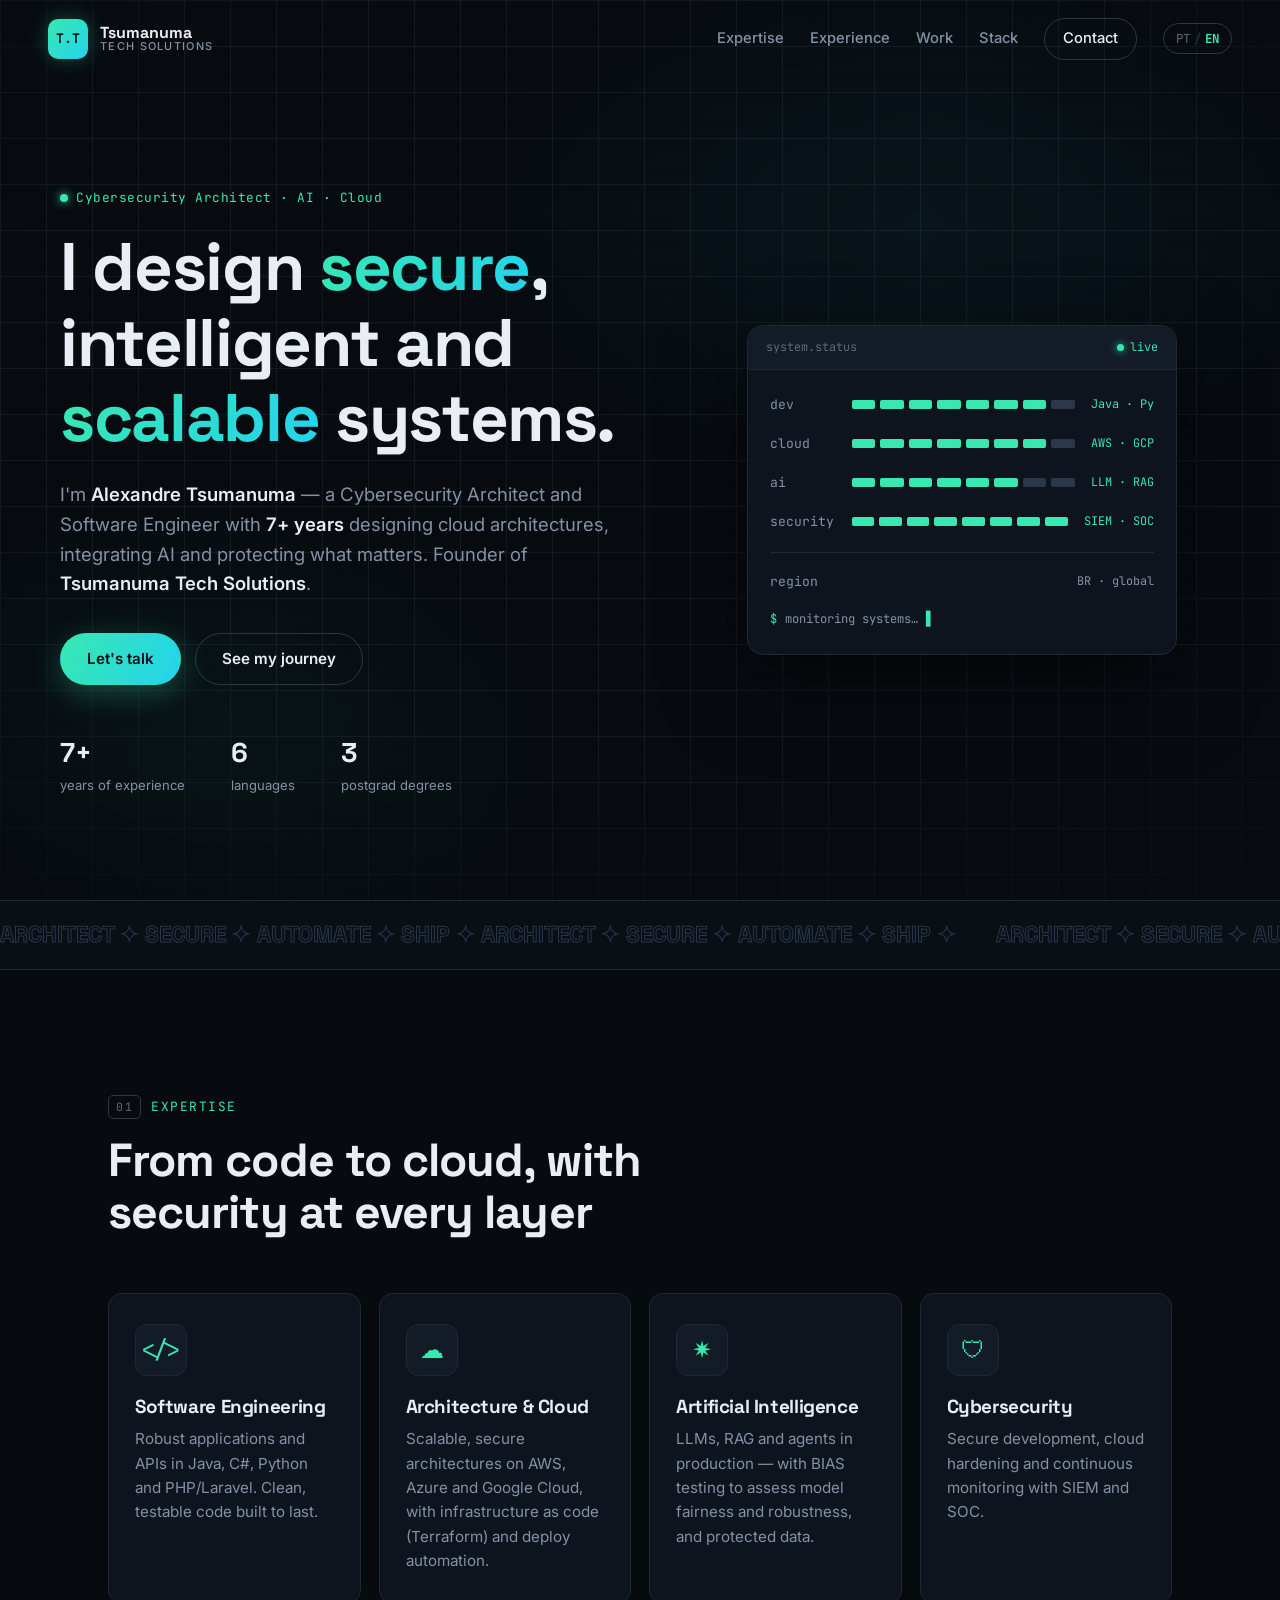
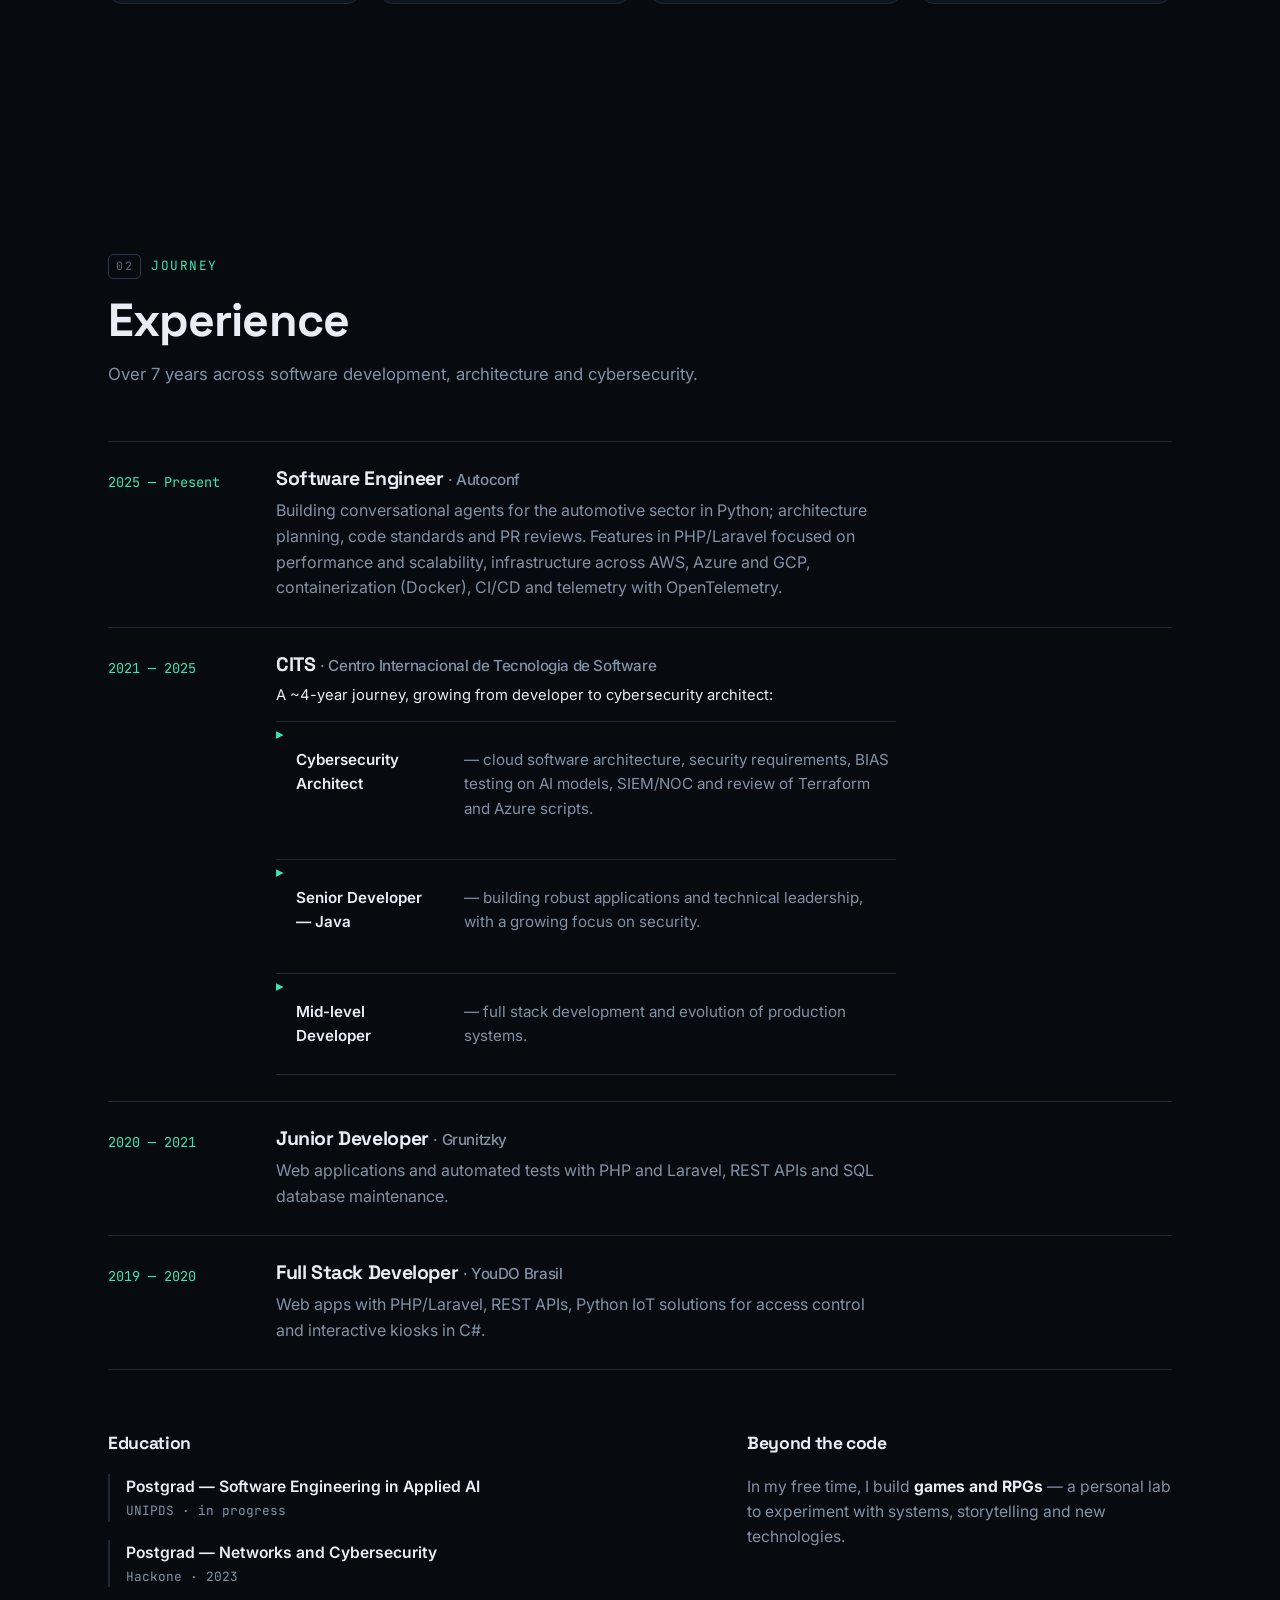
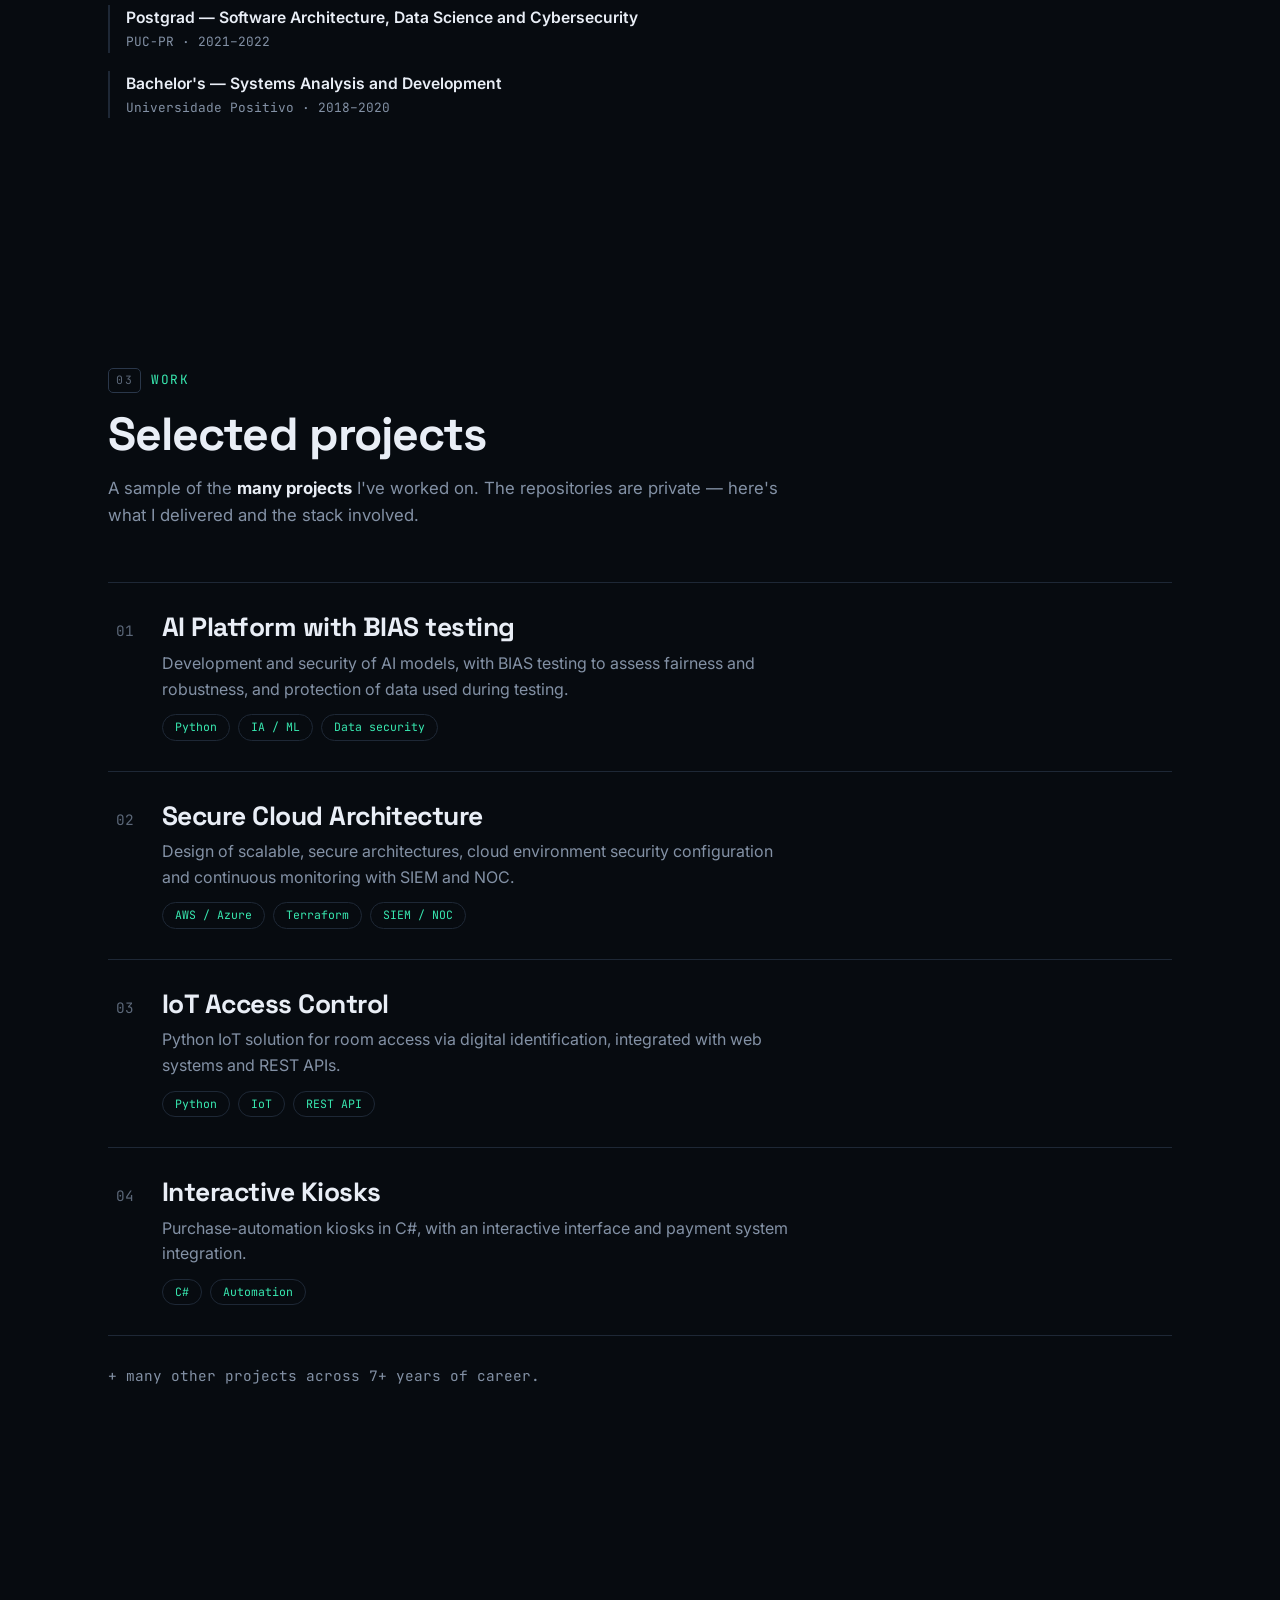
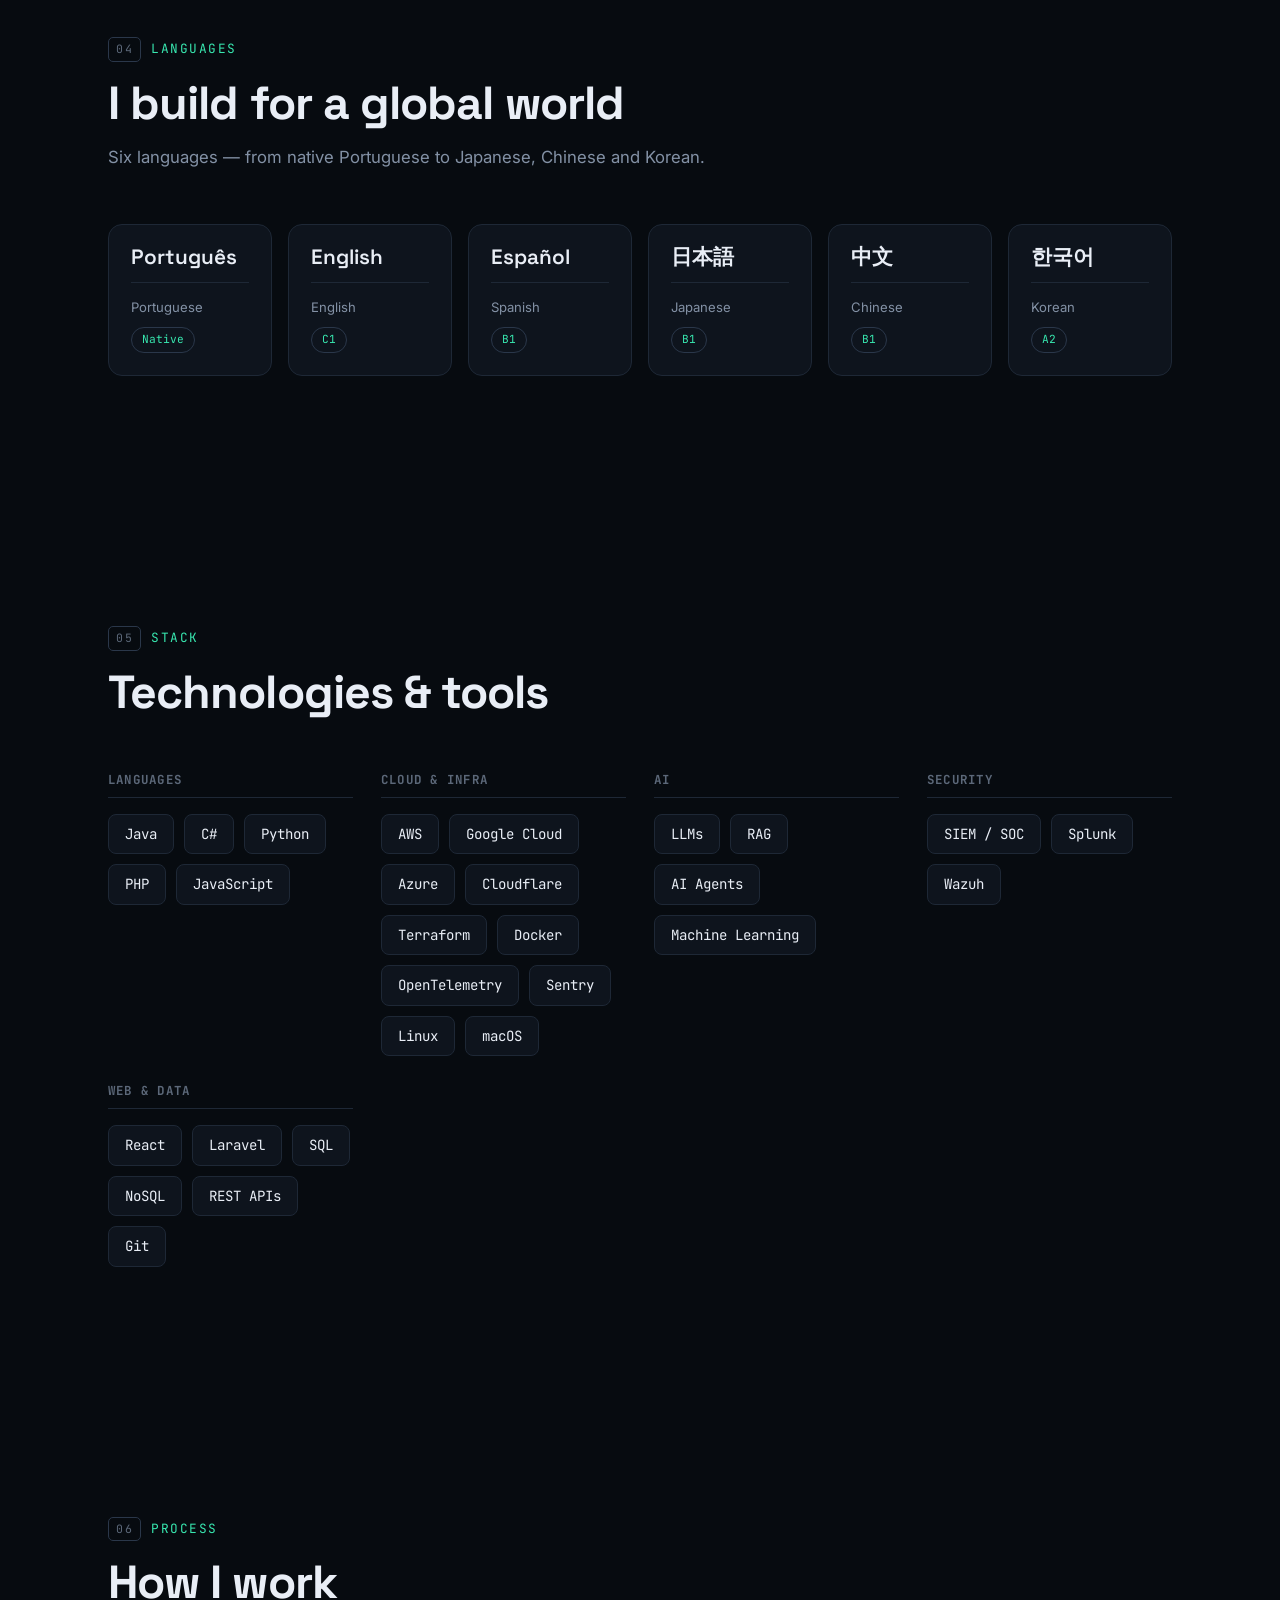
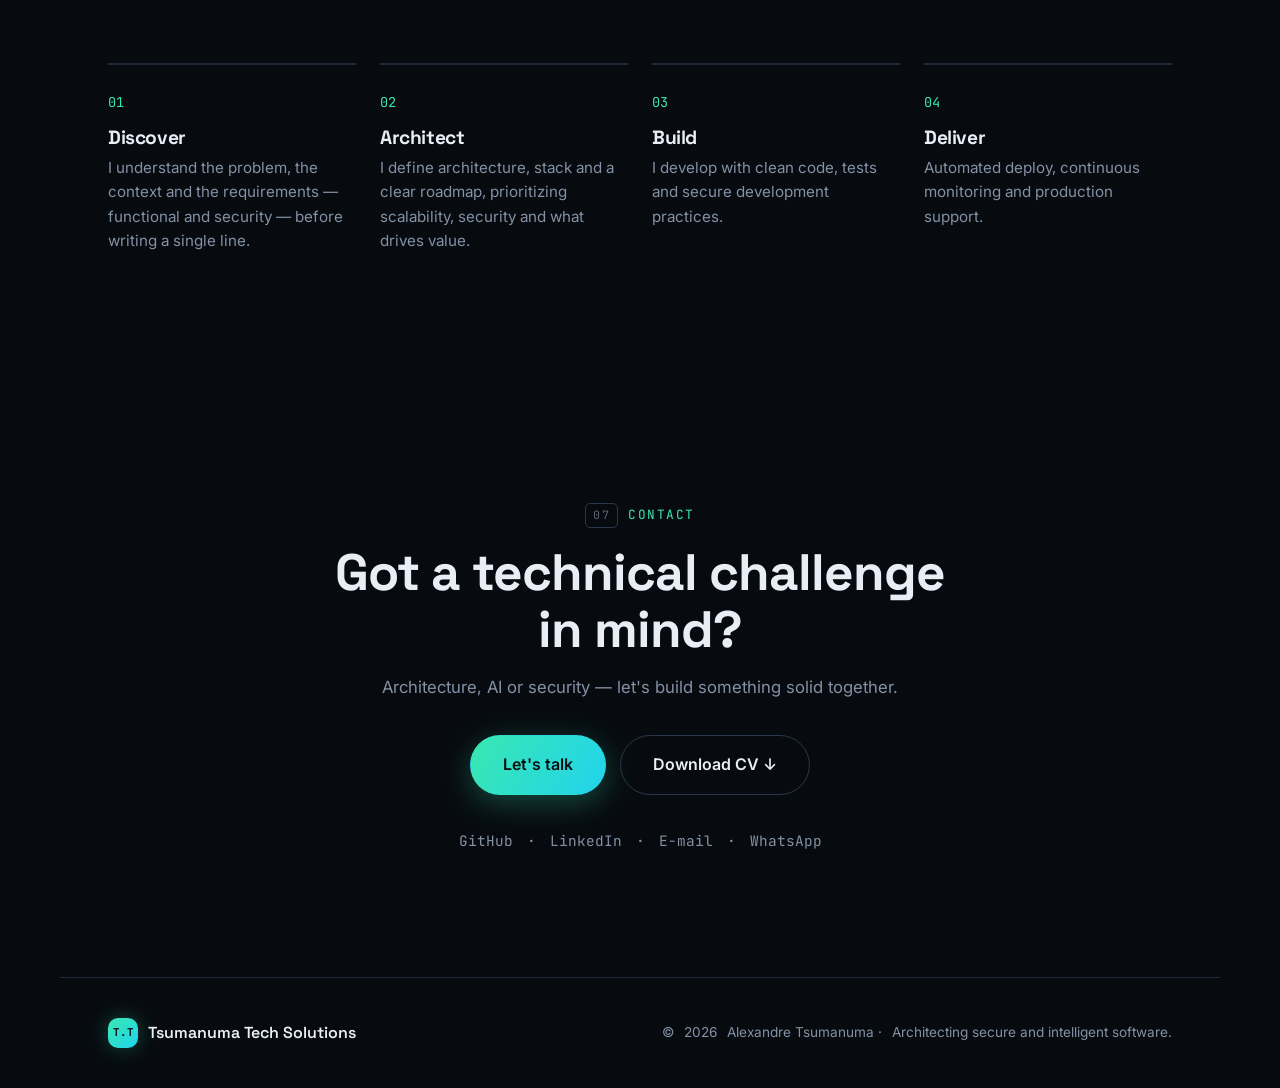
<file: index.html>
<!DOCTYPE html>
<html lang="pt-BR">
<head>
  <meta charset="UTF-8" />
  <meta name="viewport" content="width=device-width, initial-scale=1.0" />
  <title>Alexandre Tsumanuma — Cybersecurity Architect</title>
  <meta name="description" content="Alexandre Tsumanuma — Arquiteto de Cibersegurança e Engenheiro de Software. Arquiteturas em nuvem, IA e segurança. Fundador da Tsumanuma Tech Solutions." />
  <meta name="author" content="Alexandre Tsumanuma" />

  <!-- Open Graph / social preview -->
  <meta property="og:title" content="Alexandre Tsumanuma — Cybersecurity Architect" />
  <meta property="og:description" content="Arquiteturas em nuvem, IA e segurança — do código à produção. Tsumanuma Tech Solutions." />
  <meta property="og:type" content="website" />
  <meta property="og:url" content="https://weyzin.github.io/" />
  <meta property="og:image" content="https://weyzin.github.io/assets/og-image.png" />
  <meta name="twitter:card" content="summary_large_image" />

  <link rel="preconnect" href="https://fonts.googleapis.com" />
  <link rel="preconnect" href="https://fonts.gstatic.com" crossorigin />
  <link href="https://fonts.googleapis.com/css2?family=Space+Grotesk:wght@400;500;600;700&family=Inter:wght@400;500;600&family=JetBrains+Mono:wght@400;500;700&display=swap" rel="stylesheet" />
  <link rel="stylesheet" href="styles.css?v=9" />
  <link rel="icon" type="image/png" href="assets/favicon.png" />
  <link rel="icon" type="image/svg+xml" href="assets/favicon.svg" />
  <link rel="apple-touch-icon" href="assets/favicon.png" />
</head>
<body>
  <div class="scanlines" aria-hidden="true"></div>
  <div class="scroll-progress" id="scrollProgress"></div>

  <!-- Navbar -->
  <header class="nav" id="nav">
    <a href="#top" class="brand" aria-label="Alexandre Tsumanuma">
      <span class="brand-mark">T.T</span>
      <span class="brand-name">Tsumanuma<span class="brand-sub">Tech Solutions</span></span>
    </a>
    <nav class="nav-links" aria-label="Navegação principal">
      <a href="#expertise" data-i18n="nav.expertise">Expertise</a>
      <a href="#experience" data-i18n="nav.experience">Trajetória</a>
      <a href="#work" data-i18n="nav.work">Projetos</a>
      <a href="#stack" data-i18n="nav.stack">Stack</a>
      <a href="#contact" class="nav-cta" data-i18n="nav.contact">Contato</a>
      <button class="lang-toggle" id="langToggle" aria-label="Alternar idioma">
        <span class="lang-opt" data-lang="pt">PT</span><span class="lang-div">/</span><span class="lang-opt" data-lang="en">EN</span>
      </button>
    </nav>
    <button class="nav-toggle" id="navToggle" aria-label="Abrir menu" aria-expanded="false">
      <span></span><span></span><span></span>
    </button>
  </header>

  <main id="top">
    <!-- HERO -->
    <section class="hero" id="hero">
      <div class="hero-grid-bg" aria-hidden="true"></div>
      <div class="hero-inner">
        <div class="hero-content">
          <p class="eyebrow"><span class="dot"></span><span data-i18n="hero.eyebrow">Arquiteto de Cibersegurança · IA · Cloud</span></p>
          <h1 class="hero-title" data-i18n="hero.title">Desenho sistemas <span class="accent">seguros</span>, inteligentes e <span class="accent">escaláveis</span>.</h1>
          <p class="hero-lede" data-i18n="hero.lede">
            Sou <strong>Alexandre Tsumanuma</strong> — Arquiteto de Cibersegurança e Engenheiro de Software com
            <strong>7+ anos</strong> desenhando arquiteturas em nuvem, integrando IA e protegendo o que importa.
            Fundador da <strong>Tsumanuma Tech Solutions</strong>.
          </p>
          <div class="hero-actions">
            <a href="#contact" class="btn btn-primary" data-i18n="hero.cta1">Vamos conversar</a>
            <a href="#experience" class="btn btn-ghost" data-i18n="hero.cta2">Ver trajetória</a>
          </div>
          <ul class="hero-stats">
            <li><strong>7+</strong><span data-i18n="hero.stat1">anos de experiência</span></li>
            <li><strong>6</strong><span data-i18n="hero.stat2">idiomas</span></li>
            <li><strong>3</strong><span data-i18n="hero.stat3">pós-graduações</span></li>
          </ul>
        </div>

        <!-- Domain status panel (signature visual) -->
        <div class="hero-visual" aria-hidden="true">
          <div class="panel">
            <div class="panel-head">
              <span class="d-id">system.status</span>
              <span class="d-live"><span class="dot"></span>live</span>
            </div>
            <div class="panel-body">
              <div class="prow">
                <span class="pl">dev</span>
                <span class="meter"><i></i><i></i><i></i><i></i><i></i><i></i><i></i><i class="off"></i></span>
                <span class="pt">Java · Py</span>
              </div>
              <div class="prow">
                <span class="pl">cloud</span>
                <span class="meter"><i></i><i></i><i></i><i></i><i></i><i></i><i></i><i class="off"></i></span>
                <span class="pt">AWS · GCP</span>
              </div>
              <div class="prow">
                <span class="pl">ai</span>
                <span class="meter"><i></i><i></i><i></i><i></i><i></i><i></i><i class="off"></i><i class="off"></i></span>
                <span class="pt">LLM · RAG</span>
              </div>
              <div class="prow">
                <span class="pl">security</span>
                <span class="meter"><i></i><i></i><i></i><i></i><i></i><i></i><i></i><i></i></span>
                <span class="pt">SIEM · SOC</span>
              </div>
              <div class="prow prow-foot">
                <span class="pl">region</span>
                <span class="pv">BR · global</span>
              </div>
              <div class="term">
                <span class="term-prompt">$</span>
                <span class="term-line" id="termLine"></span><span class="term-cursor">▋</span>
              </div>
            </div>
          </div>
        </div>
      </div>
    </section>

    <!-- MARQUEE -->
    <div class="marquee" aria-hidden="true">
      <div class="marquee-track">
        <span>ARCHITECT ✦ SECURE ✦ AUTOMATE ✦ SHIP ✦ ARCHITECT ✦ SECURE ✦ AUTOMATE ✦ SHIP ✦</span>
        <span>ARCHITECT ✦ SECURE ✦ AUTOMATE ✦ SHIP ✦ ARCHITECT ✦ SECURE ✦ AUTOMATE ✦ SHIP ✦</span>
      </div>
    </div>

    <!-- EXPERTISE -->
    <section class="section" id="expertise">
      <div class="section-head reveal">
        <p class="section-tag"><span class="idx">01</span> <span data-i18n="exp.tag">EXPERTISE</span></p>
        <h2 data-i18n="exp.h">Do código à nuvem, com segurança em cada camada</h2>
      </div>
      <div class="cards">
        <article class="card reveal">
          <div class="card-icon">&lt;/&gt;</div>
          <h3 data-i18n="exp.c1t">Engenharia de Software</h3>
          <p data-i18n="exp.c1p">Aplicações e APIs robustas em Java, C#, Python e PHP/Laravel. Código limpo, testável e feito para durar.</p>
        </article>
        <article class="card reveal">
          <div class="card-icon">☁</div>
          <h3 data-i18n="exp.c2t">Arquitetura &amp; Cloud</h3>
          <p data-i18n="exp.c2p">Arquiteturas escaláveis e seguras em AWS, Azure e Google Cloud, com infraestrutura como código (Terraform) e automação de deploy.</p>
        </article>
        <article class="card reveal">
          <div class="card-icon">✷</div>
          <h3 data-i18n="exp.c3t">Inteligência Artificial</h3>
          <p data-i18n="exp.c3p">LLMs, RAG e agentes em produção — com testes de BIAS para avaliar justiça e robustez dos modelos, e dados protegidos.</p>
        </article>
        <article class="card reveal">
          <div class="card-icon">🛡</div>
          <h3 data-i18n="exp.c4t">Cibersegurança</h3>
          <p data-i18n="exp.c4p">Desenvolvimento seguro, hardening de ambientes cloud e monitoramento contínuo com SIEM e SOC.</p>
        </article>
      </div>
    </section>

    <!-- EXPERIENCE -->
    <section class="section" id="experience">
      <div class="section-head reveal">
        <p class="section-tag"><span class="idx">02</span> <span data-i18n="xp.tag">TRAJETÓRIA</span></p>
        <h2 data-i18n="xp.h">Experiência</h2>
        <p class="section-sub" data-i18n="xp.sub">Mais de 7 anos entre desenvolvimento, arquitetura de software e cibersegurança.</p>
      </div>

      <ol class="timeline">
        <li class="reveal">
          <span class="tl-date">2025 — <span data-i18n="xp.now">Atual</span></span>
          <div class="tl-body">
            <h3><span data-i18n="xp.j1r">Engenheiro de Software</span> <span class="tl-org">· Autoconf</span></h3>
            <p data-i18n="xp.j1p">Desenvolvimento de agentes de conversação para o setor automotivo em Python; planejamento de arquitetura, padrões de código e revisão de PRs. Features em PHP/Laravel com foco em performance e escalabilidade, infraestrutura em AWS, Azure e GCP, containerização (Docker), CI/CD e telemetria com OpenTelemetry.</p>
          </div>
        </li>
        <li class="reveal">
          <span class="tl-date">2021 — 2025</span>
          <div class="tl-body">
            <h3>CITS <span class="tl-org">· Centro Internacional de Tecnologia de Software</span></h3>
            <p class="tl-note" data-i18n="xp.j2note">Trajetória de ~4 anos, com evolução de desenvolvedor a arquiteto de cibersegurança:</p>
            <ul class="tl-roles">
              <li><strong data-i18n="xp.j2r1">Arquiteto de Cibersegurança</strong> <span data-i18n="xp.j2p1">— arquitetura de software em nuvem, requisitos de segurança, testes de BIAS em modelos de IA, SIEM/NOC e revisão de scripts Terraform e Azure.</span></li>
              <li><strong data-i18n="xp.j2r2">Desenvolvedor Sênior — Java</strong> <span data-i18n="xp.j2p2">— desenvolvimento de aplicações robustas e liderança técnica, com foco crescente em segurança.</span></li>
              <li><strong data-i18n="xp.j2r3">Desenvolvedor Pleno</strong> <span data-i18n="xp.j2p3">— desenvolvimento full stack e evolução de sistemas em produção.</span></li>
            </ul>
          </div>
        </li>
        <li class="reveal">
          <span class="tl-date">2020 — 2021</span>
          <div class="tl-body">
            <h3><span data-i18n="xp.j3r">Desenvolvedor Júnior</span> <span class="tl-org">· Grunitzky</span></h3>
            <p data-i18n="xp.j3p">Aplicações web e testes automatizados com PHP e Laravel, APIs REST e manutenção de bancos SQL.</p>
          </div>
        </li>
        <li class="reveal">
          <span class="tl-date">2019 — 2020</span>
          <div class="tl-body">
            <h3><span data-i18n="xp.j4r">Desenvolvedor Full Stack</span> <span class="tl-org">· YouDO Brasil</span></h3>
            <p data-i18n="xp.j4p">Aplicações web com PHP/Laravel, APIs REST, soluções IoT em Python para controle de acesso e quiosques interativos em C#.</p>
          </div>
        </li>
      </ol>

      <div class="extra-grid">
        <div class="reveal">
          <h3 class="extra-title" data-i18n="xp.edu">Formação</h3>
          <ul class="extra-list">
            <li><strong data-i18n="xp.edu1">Pós — Engenharia de Software em IA Aplicada</strong><span>UNIPDS · <span data-i18n="xp.cursando">cursando</span></span></li>
            <li><strong data-i18n="xp.edu2">Pós — Redes e Cibersegurança</strong><span>Hackone · 2023</span></li>
            <li><strong data-i18n="xp.edu3">Pós — Arquitetura de Software, Data Science e Cibersegurança</strong><span>PUC-PR · 2021–2022</span></li>
            <li><strong data-i18n="xp.edu4">Bacharelado — Análise e Desenvolvimento de Sistemas</strong><span>Universidade Positivo · 2018–2020</span></li>
          </ul>
        </div>
        <div class="reveal">
          <h3 class="extra-title" data-i18n="xp.hobby">Além do código</h3>
          <p class="hobby-text" data-i18n="xp.hobbyp">Nas horas vagas, desenvolvo <strong>jogos e RPGs</strong> — um laboratório pessoal pra experimentar sistemas, narrativa e novas tecnologias.</p>
        </div>
      </div>
    </section>

    <!-- WORK -->
    <section class="section" id="work">
      <div class="section-head reveal">
        <p class="section-tag"><span class="idx">03</span> <span data-i18n="wk.tag">PROJETOS</span></p>
        <h2 data-i18n="wk.h">Seleção de projetos</h2>
        <p class="section-sub" data-i18n="wk.sub">Uma amostra dos <strong>muitos projetos</strong> dos quais participei. Os repositórios são privados — aqui vai o que entreguei e a stack envolvida.</p>
      </div>
      <div class="projects">
        <article class="project reveal">
          <div class="project-index">01</div>
          <div class="project-body">
            <h3 data-i18n="wk.p1t">Plataforma de IA com testes de BIAS</h3>
            <p data-i18n="wk.p1p">Desenvolvimento e segurança de modelos de IA, com testes de BIAS para avaliar justiça e robustez, e proteção dos dados usados nas fases de teste.</p>
            <div class="project-tags"><span>Python</span><span>IA / ML</span><span data-i18n="wk.p1tag">Segurança de dados</span></div>
          </div>
        </article>
        <article class="project reveal">
          <div class="project-index">02</div>
          <div class="project-body">
            <h3 data-i18n="wk.p2t">Arquitetura de Nuvem Segura</h3>
            <p data-i18n="wk.p2p">Desenho de arquiteturas escaláveis e seguras, configuração de segurança de ambientes cloud e monitoramento contínuo com SIEM e NOC.</p>
            <div class="project-tags"><span>AWS / Azure</span><span>Terraform</span><span>SIEM / NOC</span></div>
          </div>
        </article>
        <article class="project reveal">
          <div class="project-index">03</div>
          <div class="project-body">
            <h3 data-i18n="wk.p3t">Controle de Acesso IoT</h3>
            <p data-i18n="wk.p3p">Solução IoT em Python para controle de acesso a ambientes via identificação digital, integrada a sistemas web e APIs REST.</p>
            <div class="project-tags"><span>Python</span><span>IoT</span><span>REST API</span></div>
          </div>
        </article>
        <article class="project reveal">
          <div class="project-index">04</div>
          <div class="project-body">
            <h3 data-i18n="wk.p4t">Quiosques Interativos</h3>
            <p data-i18n="wk.p4p">Quiosques de automação de compras em C#, com interface interativa e integração a sistemas de pagamento.</p>
            <div class="project-tags"><span>C#</span><span data-i18n="wk.p4tag">Automação</span></div>
          </div>
        </article>
      </div>
      <p class="projects-more reveal" data-i18n="wk.more">+ diversos outros projetos ao longo de 7+ anos de carreira.</p>
    </section>

    <!-- LANGUAGES -->
    <section class="section" id="languages">
      <div class="section-head reveal">
        <p class="section-tag"><span class="idx">04</span> <span data-i18n="lg.tag">IDIOMAS</span></p>
        <h2 data-i18n="lg.h">Construo para um mundo global</h2>
        <p class="section-sub" data-i18n="lg.sub">Seis idiomas — do português nativo ao japonês, chinês e coreano.</p>
      </div>
      <ul class="polyglot reveal">
        <li><span class="pg-native">Português</span><div class="pg-meta"><span class="pg-name" data-i18n="lg.pt">Português</span><span class="pg-lvl" data-i18n="lg.native">Nativo</span></div></li>
        <li><span class="pg-native">English</span><div class="pg-meta"><span class="pg-name" data-i18n="lg.en">Inglês</span><span class="pg-lvl">C1</span></div></li>
        <li><span class="pg-native">Español</span><div class="pg-meta"><span class="pg-name" data-i18n="lg.es">Espanhol</span><span class="pg-lvl">B1</span></div></li>
        <li><span class="pg-native">日本語</span><div class="pg-meta"><span class="pg-name" data-i18n="lg.ja">Japonês</span><span class="pg-lvl">B1</span></div></li>
        <li><span class="pg-native">中文</span><div class="pg-meta"><span class="pg-name" data-i18n="lg.zh">Chinês</span><span class="pg-lvl">B1</span></div></li>
        <li><span class="pg-native">한국어</span><div class="pg-meta"><span class="pg-name" data-i18n="lg.ko">Coreano</span><span class="pg-lvl">A2</span></div></li>
      </ul>
    </section>

    <!-- STACK -->
    <section class="section" id="stack">
      <div class="section-head reveal">
        <p class="section-tag"><span class="idx">05</span> <span data-i18n="st.tag">STACK</span></p>
        <h2 data-i18n="st.h">Tecnologias &amp; ferramentas</h2>
      </div>
      <div class="stack-grid reveal">
        <div class="stack-group">
          <h4 data-i18n="st.g1">Linguagens</h4>
          <ul class="stack-list"><li>Java</li><li>C#</li><li>Python</li><li>PHP</li><li>JavaScript</li></ul>
        </div>
        <div class="stack-group">
          <h4 data-i18n="st.g2">Cloud &amp; Infra</h4>
          <ul class="stack-list"><li>AWS</li><li>Google Cloud</li><li>Azure</li><li>Cloudflare</li><li>Terraform</li><li>Docker</li><li>OpenTelemetry</li><li>Sentry</li><li>Linux</li><li>macOS</li></ul>
        </div>
        <div class="stack-group">
          <h4 data-i18n="st.g3">IA</h4>
          <ul class="stack-list"><li>LLMs</li><li>RAG</li><li>AI Agents</li><li>Machine Learning</li></ul>
        </div>
        <div class="stack-group">
          <h4 data-i18n="st.g4">Segurança</h4>
          <!-- [EDITAR] troque/adicione as ferramentas de SOC/SIEM que você usa -->
          <ul class="stack-list"><li>SIEM / SOC</li><li>Splunk</li><li>Wazuh</li></ul>
        </div>
        <div class="stack-group">
          <h4 data-i18n="st.g5">Web &amp; Dados</h4>
          <ul class="stack-list"><li>React</li><li>Laravel</li><li>SQL</li><li>NoSQL</li><li>REST APIs</li><li>Git</li></ul>
        </div>
      </div>
    </section>

    <!-- PROCESS -->
    <section class="section" id="process">
      <div class="section-head reveal">
        <p class="section-tag"><span class="idx">06</span> <span data-i18n="pr.tag">PROCESSO</span></p>
        <h2 data-i18n="pr.h">Como eu trabalho</h2>
      </div>
      <ol class="process">
        <li class="reveal"><span class="step-num">01</span><h3 data-i18n="pr.s1t">Descobrir</h3><p data-i18n="pr.s1p">Entendo o problema, o contexto e os requisitos — funcionais e de segurança — antes de escrever qualquer linha.</p></li>
        <li class="reveal"><span class="step-num">02</span><h3 data-i18n="pr.s2t">Arquitetar</h3><p data-i18n="pr.s2p">Defino arquitetura, stack e um roadmap claro, priorizando escalabilidade, segurança e o que gera valor.</p></li>
        <li class="reveal"><span class="step-num">03</span><h3 data-i18n="pr.s3t">Construir</h3><p data-i18n="pr.s3p">Desenvolvo com código limpo, testes e práticas de desenvolvimento seguro.</p></li>
        <li class="reveal"><span class="step-num">04</span><h3 data-i18n="pr.s4t">Entregar</h3><p data-i18n="pr.s4p">Deploy automatizado, monitoramento contínuo e suporte em produção.</p></li>
      </ol>
    </section>

    <!-- CONTACT -->
    <section class="section contact" id="contact">
      <div class="contact-inner reveal">
        <p class="section-tag centered"><span class="idx">07</span> <span data-i18n="ct.tag">CONTATO</span></p>
        <h2 data-i18n="ct.h">Tem um desafio técnico em mente?</h2>
        <p class="section-sub" data-i18n="ct.sub">Arquitetura, IA ou segurança — vamos construir algo sólido juntos.</p>
        <div class="contact-actions">
          <a href="mailto:alexandretsumanuma@outlook.com" class="btn btn-primary btn-lg" data-i18n="ct.cta">Vamos conversar</a>
          <a href="assets/cv-pt.pdf" id="cvLink" class="btn btn-ghost btn-lg" download data-i18n="ct.cv">Baixar CV ↓</a>
        </div>
        <div class="socials">
          <a href="https://github.com/weyzin" target="_blank" rel="noopener">GitHub</a>
          <span aria-hidden="true">·</span>
          <a href="https://www.linkedin.com/in/alexandre-tsumanuma/" target="_blank" rel="noopener">LinkedIn</a>
          <span aria-hidden="true">·</span>
          <a href="mailto:alexandretsumanuma@outlook.com">E-mail</a>
          <span aria-hidden="true">·</span>
          <!-- [EDITAR] remova o WhatsApp se não quiser o telefone público -->
          <a href="https://wa.me/5541995064366" target="_blank" rel="noopener">WhatsApp</a>
        </div>
      </div>
    </section>
  </main>

  <footer class="footer">
    <p><span class="brand-mark small">T.T</span> Tsumanuma Tech Solutions</p>
    <p class="footer-note">© <span id="year"></span> Alexandre Tsumanuma · <span data-i18n="footer.note">Arquitetando software seguro e inteligente.</span></p>
  </footer>

  <script src="script.js?v=9"></script>
</body>
</html>
</file>
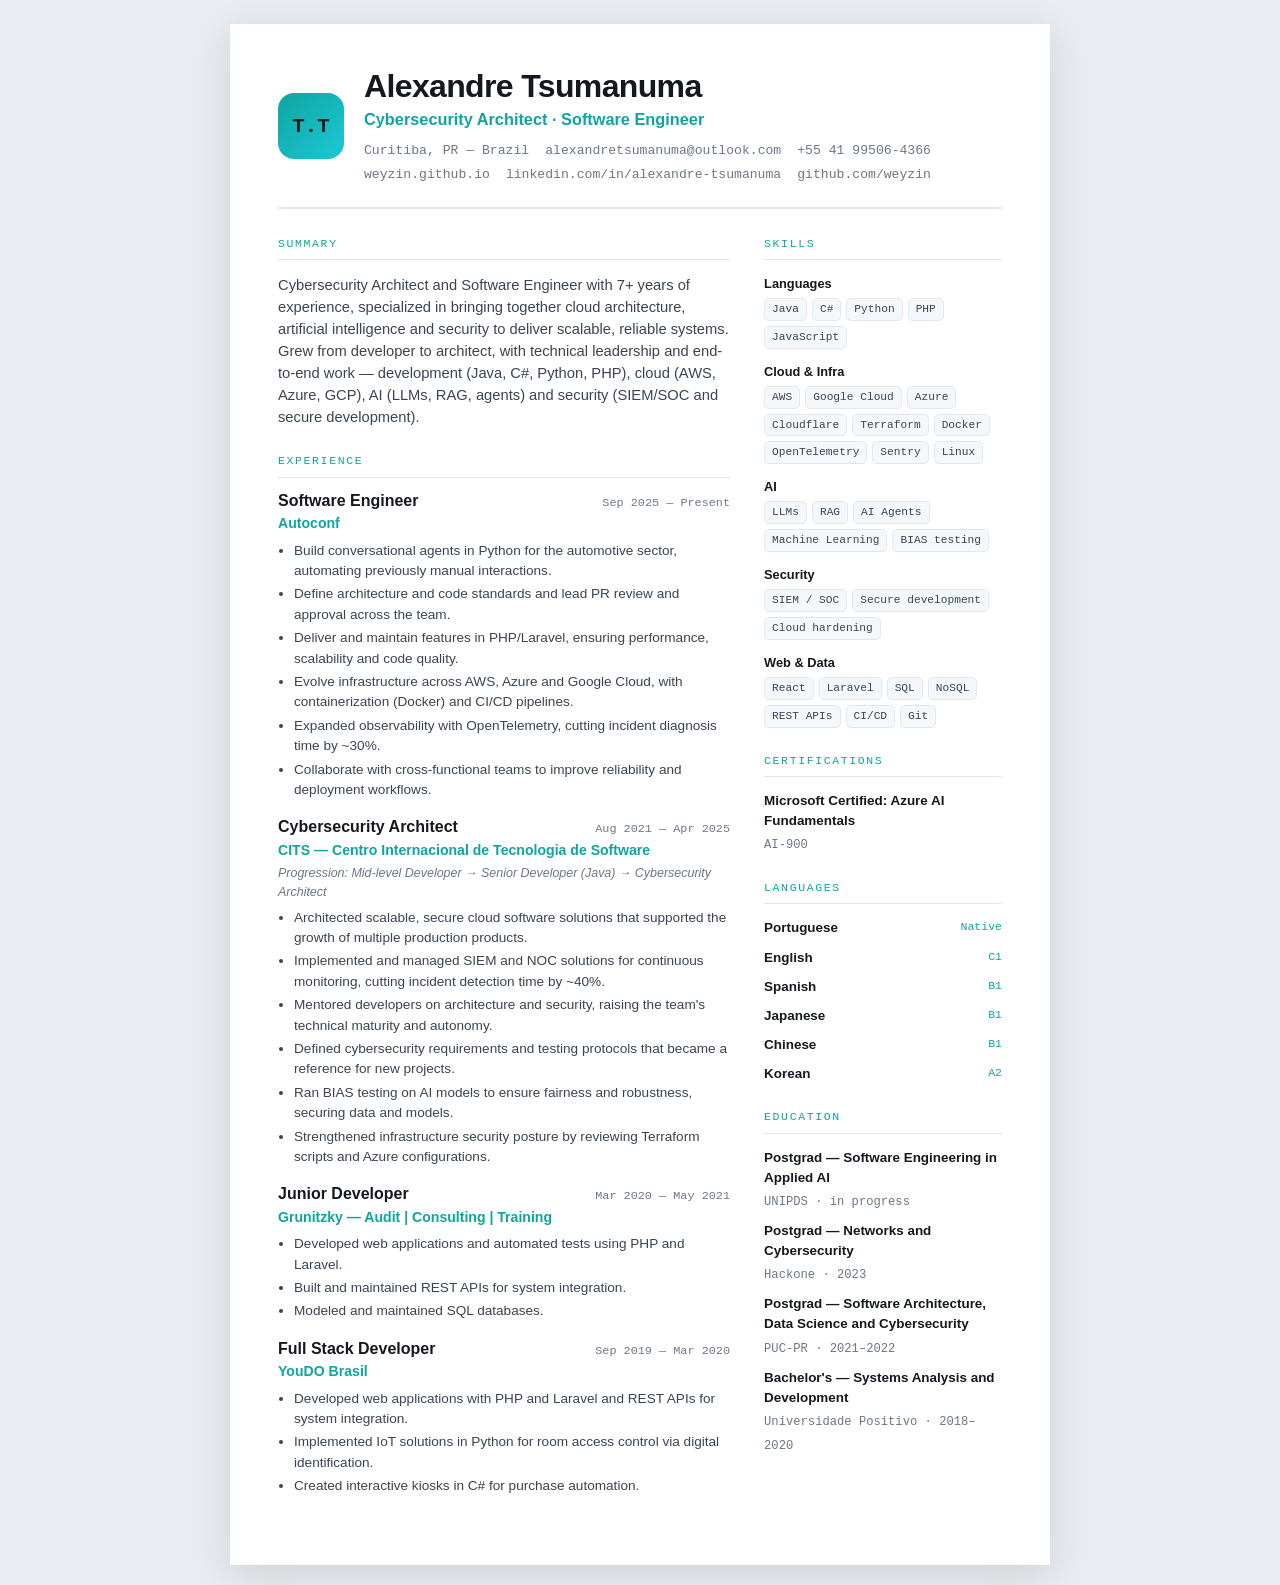
<file: cv/cv-en.html>
<!DOCTYPE html>
<html lang="en">
<head>
<meta charset="UTF-8" />
<meta name="viewport" content="width=device-width, initial-scale=1.0" />
<title>Alexandre Tsumanuma — Resume</title>
<style>
  :root{
    --ink:#14181f; --body:#3a4453; --muted:#6b7787; --line:#e3e8ef;
    --accent:#0ea5a0; --accent-2:#1cc8d6; --bg-soft:#f5f8fa;
    --mono:"SFMono-Regular",Menlo,Consolas,monospace;
    --sans:-apple-system,"Segoe UI",Roboto,Helvetica,Arial,sans-serif;
  }
  *{box-sizing:border-box;}
  html,body{margin:0;padding:0;background:#e9edf1;color:var(--body);font-family:var(--sans);line-height:1.5;}
  .page{max-width:820px;margin:24px auto;background:#fff;padding:44px 48px;box-shadow:0 10px 40px rgba(0,0,0,.12);}
  h1,h2,h3{margin:0;color:var(--ink);line-height:1.15;}
  a{color:var(--accent);text-decoration:none;}

  .head{display:flex;align-items:center;gap:20px;padding-bottom:22px;border-bottom:2px solid var(--line);}
  .mark{flex:none;width:66px;height:66px;border-radius:16px;display:grid;place-items:center;
    background:linear-gradient(135deg,var(--accent),var(--accent-2));color:#04201e;
    font-family:var(--mono);font-weight:700;font-size:1.3rem;}
  .head-main{flex:1;}
  .head-main h1{font-size:2rem;letter-spacing:-.02em;}
  .role{color:var(--accent);font-weight:600;font-size:1.02rem;margin-top:2px;}
  .contact{margin-top:10px;display:flex;flex-wrap:wrap;gap:4px 16px;font-size:.82rem;color:var(--muted);font-family:var(--mono);}
  .contact span{white-space:nowrap;}
  .contact a{color:inherit;text-decoration:none;}
  .contact a:hover{color:var(--accent);}

  .body{display:flex;gap:34px;margin-top:26px;}
  .main{flex:1.9;min-width:0;}
  .side{flex:1;min-width:0;}
  .sec{margin-bottom:24px;break-inside:avoid;}
  .sec-t{font-family:var(--mono);font-size:.72rem;letter-spacing:.14em;text-transform:uppercase;color:var(--accent);
    padding-bottom:7px;margin-bottom:14px;border-bottom:1px solid var(--line);}
  .summary{font-size:.92rem;color:var(--body);margin:0;}

  .job{margin-bottom:18px;break-inside:avoid;}
  .job-h{display:flex;justify-content:space-between;align-items:baseline;gap:12px;}
  .job-h h3{font-size:1rem;}
  .job-date{font-family:var(--mono);font-size:.74rem;color:var(--muted);white-space:nowrap;}
  .job-org{color:var(--accent);font-weight:600;font-size:.88rem;margin:1px 0 3px;}
  .job-path{font-size:.78rem;color:var(--muted);font-style:italic;margin:0 0 6px;}
  ul.pts{margin:6px 0 0;padding-left:16px;}
  ul.pts li{font-size:.85rem;margin-bottom:3px;color:var(--body);}

  .skill-group{margin-bottom:13px;}
  .skill-group h4{font-size:.8rem;color:var(--ink);margin:0 0 5px;}
  .tags{display:flex;flex-wrap:wrap;gap:5px;}
  .tags span{font-family:var(--mono);font-size:.7rem;background:var(--bg-soft);border:1px solid var(--line);
    color:var(--body);border-radius:5px;padding:2px 7px;}
  .langs li,.edu li{list-style:none;margin-bottom:9px;}
  .langs ul,.edu ul{margin:0;padding:0;}
  .lang-row{display:flex;justify-content:space-between;font-size:.84rem;}
  .lang-row b{color:var(--ink);font-weight:600;}
  .lang-row span{font-family:var(--mono);font-size:.72rem;color:var(--accent);}
  .edu li b{display:block;font-size:.84rem;color:var(--ink);font-weight:600;}
  .edu li span{font-size:.76rem;color:var(--muted);font-family:var(--mono);}

  @media print{
    html,body{background:#fff;}
    .page{margin:0;max-width:none;box-shadow:none;padding:0;}
    @page{size:A4;margin:14mm;}
    *{-webkit-print-color-adjust:exact;print-color-adjust:exact;}
  }
</style>
</head>
<body>
<div class="page">
  <header class="head">
    <div class="mark">T.T</div>
    <div class="head-main">
      <h1>Alexandre Tsumanuma</h1>
      <div class="role">Cybersecurity Architect · Software Engineer</div>
      <div class="contact">
        <span>Curitiba, PR — Brazil</span>
        <span>alexandretsumanuma@outlook.com</span>
        <span>+55 41 99506-4366</span>
        <span><a href="https://weyzin.github.io" target="_blank" rel="noopener">weyzin.github.io</a></span>
        <span><a href="https://www.linkedin.com/in/alexandre-tsumanuma" target="_blank" rel="noopener">linkedin.com/in/alexandre-tsumanuma</a></span>
        <span><a href="https://github.com/weyzin" target="_blank" rel="noopener">github.com/weyzin</a></span>
      </div>
    </div>
  </header>

  <div class="body">
    <div class="main">
      <section class="sec">
        <div class="sec-t">Summary</div>
        <p class="summary">Cybersecurity Architect and Software Engineer with 7+ years of experience,
        specialized in bringing together cloud architecture, artificial intelligence and security to deliver
        scalable, reliable systems. Grew from developer to architect, with technical leadership and end-to-end
        work — development (Java, C#, Python, PHP), cloud (AWS, Azure, GCP), AI (LLMs, RAG, agents) and
        security (SIEM/SOC and secure development).</p>
      </section>

      <section class="sec">
        <div class="sec-t">Experience</div>

        <div class="job">
          <div class="job-h"><h3>Software Engineer</h3><span class="job-date">Sep 2025 — Present</span></div>
          <div class="job-org">Autoconf</div>
          <ul class="pts">
            <li>Build conversational agents in Python for the automotive sector, automating previously manual interactions.</li>
            <li>Define architecture and code standards and lead PR review and approval across the team.</li>
            <li>Deliver and maintain features in PHP/Laravel, ensuring performance, scalability and code quality.</li>
            <li>Evolve infrastructure across AWS, Azure and Google Cloud, with containerization (Docker) and CI/CD pipelines.</li>
            <li>Expanded observability with OpenTelemetry, cutting incident diagnosis time by ~30%.</li>
            <li>Collaborate with cross-functional teams to improve reliability and deployment workflows.</li>
          </ul>
        </div>

        <div class="job">
          <div class="job-h"><h3>Cybersecurity Architect</h3><span class="job-date">Aug 2021 — Apr 2025</span></div>
          <div class="job-org">CITS — Centro Internacional de Tecnologia de Software</div>
          <p class="job-path">Progression: Mid-level Developer → Senior Developer (Java) → Cybersecurity Architect</p>
          <ul class="pts">
            <li>Architected scalable, secure cloud software solutions that supported the growth of multiple production products.</li>
            <li>Implemented and managed SIEM and NOC solutions for continuous monitoring, cutting incident detection time by ~40%.</li>
            <li>Mentored developers on architecture and security, raising the team's technical maturity and autonomy.</li>
            <li>Defined cybersecurity requirements and testing protocols that became a reference for new projects.</li>
            <li>Ran BIAS testing on AI models to ensure fairness and robustness, securing data and models.</li>
            <li>Strengthened infrastructure security posture by reviewing Terraform scripts and Azure configurations.</li>
          </ul>
        </div>

        <div class="job">
          <div class="job-h"><h3>Junior Developer</h3><span class="job-date">Mar 2020 — May 2021</span></div>
          <div class="job-org">Grunitzky — Audit | Consulting | Training</div>
          <ul class="pts">
            <li>Developed web applications and automated tests using PHP and Laravel.</li>
            <li>Built and maintained REST APIs for system integration.</li>
            <li>Modeled and maintained SQL databases.</li>
          </ul>
        </div>

        <div class="job">
          <div class="job-h"><h3>Full Stack Developer</h3><span class="job-date">Sep 2019 — Mar 2020</span></div>
          <div class="job-org">YouDO Brasil</div>
          <ul class="pts">
            <li>Developed web applications with PHP and Laravel and REST APIs for system integration.</li>
            <li>Implemented IoT solutions in Python for room access control via digital identification.</li>
            <li>Created interactive kiosks in C# for purchase automation.</li>
          </ul>
        </div>
      </section>
    </div>

    <aside class="side">
      <section class="sec">
        <div class="sec-t">Skills</div>
        <div class="skill-group"><h4>Languages</h4><div class="tags"><span>Java</span><span>C#</span><span>Python</span><span>PHP</span><span>JavaScript</span></div></div>
        <div class="skill-group"><h4>Cloud &amp; Infra</h4><div class="tags"><span>AWS</span><span>Google Cloud</span><span>Azure</span><span>Cloudflare</span><span>Terraform</span><span>Docker</span><span>OpenTelemetry</span><span>Sentry</span><span>Linux</span></div></div>
        <div class="skill-group"><h4>AI</h4><div class="tags"><span>LLMs</span><span>RAG</span><span>AI Agents</span><span>Machine Learning</span><span>BIAS testing</span></div></div>
        <div class="skill-group"><h4>Security</h4><div class="tags"><span>SIEM / SOC</span><span>Secure development</span><span>Cloud hardening</span></div></div>
        <div class="skill-group"><h4>Web &amp; Data</h4><div class="tags"><span>React</span><span>Laravel</span><span>SQL</span><span>NoSQL</span><span>REST APIs</span><span>CI/CD</span><span>Git</span></div></div>
      </section>

      <section class="sec edu">
        <div class="sec-t">Certifications</div>
        <ul>
          <li><b>Microsoft Certified: Azure AI Fundamentals</b><span>AI-900</span></li>
        </ul>
      </section>

      <section class="sec langs">
        <div class="sec-t">Languages</div>
        <ul>
          <li class="lang-row"><b>Portuguese</b><span>Native</span></li>
          <li class="lang-row"><b>English</b><span>C1</span></li>
          <li class="lang-row"><b>Spanish</b><span>B1</span></li>
          <li class="lang-row"><b>Japanese</b><span>B1</span></li>
          <li class="lang-row"><b>Chinese</b><span>B1</span></li>
          <li class="lang-row"><b>Korean</b><span>A2</span></li>
        </ul>
      </section>

      <section class="sec edu">
        <div class="sec-t">Education</div>
        <ul>
          <li><b>Postgrad — Software Engineering in Applied AI</b><span>UNIPDS · in progress</span></li>
          <li><b>Postgrad — Networks and Cybersecurity</b><span>Hackone · 2023</span></li>
          <li><b>Postgrad — Software Architecture, Data Science and Cybersecurity</b><span>PUC-PR · 2021–2022</span></li>
          <li><b>Bachelor's — Systems Analysis and Development</b><span>Universidade Positivo · 2018–2020</span></li>
        </ul>
      </section>
    </aside>
  </div>
</div>
</body>
</html>
</file>
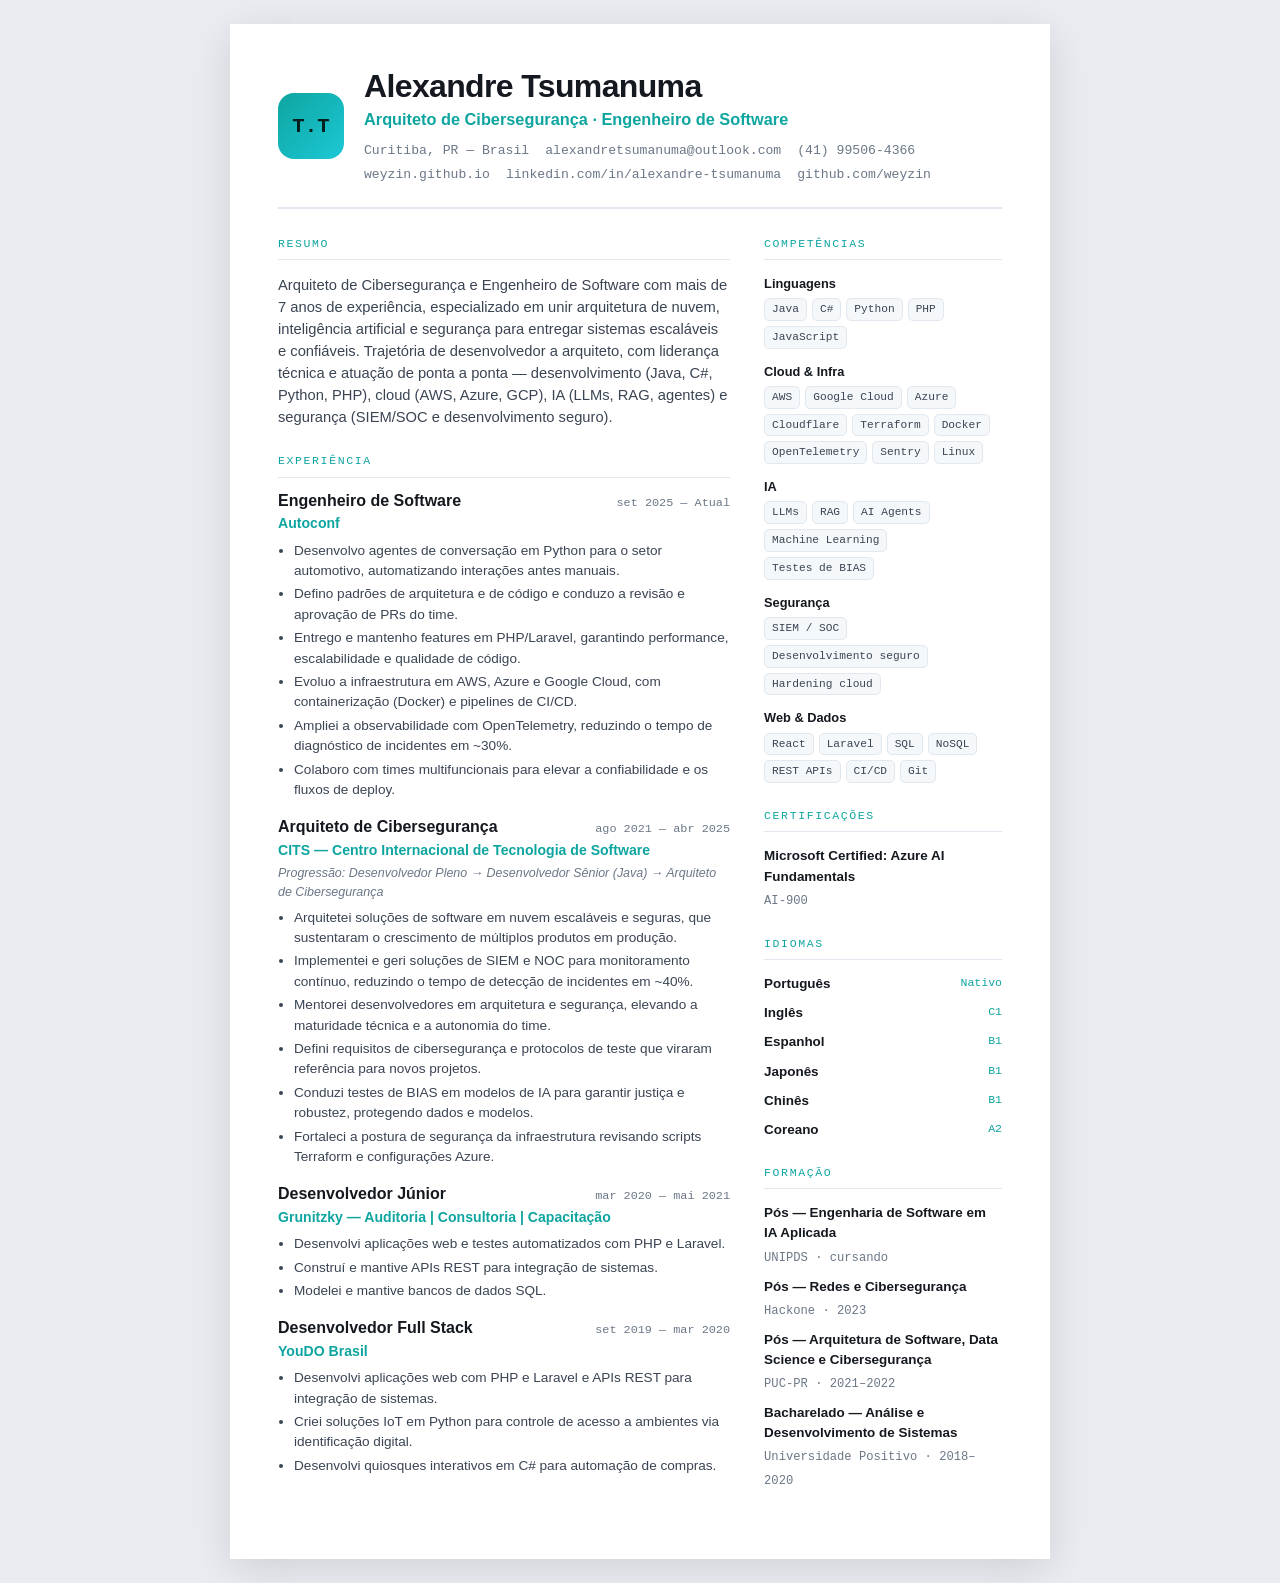
<file: cv/cv-pt.html>
<!DOCTYPE html>
<html lang="pt-BR">
<head>
<meta charset="UTF-8" />
<meta name="viewport" content="width=device-width, initial-scale=1.0" />
<title>Alexandre Tsumanuma — Currículo</title>
<style>
  :root{
    --ink:#14181f; --body:#3a4453; --muted:#6b7787; --line:#e3e8ef;
    --accent:#0ea5a0; --accent-2:#1cc8d6; --bg-soft:#f5f8fa;
    --mono:"SFMono-Regular",Menlo,Consolas,monospace;
    --sans:-apple-system,"Segoe UI",Roboto,Helvetica,Arial,sans-serif;
  }
  *{box-sizing:border-box;}
  html,body{margin:0;padding:0;background:#e9edf1;color:var(--body);font-family:var(--sans);line-height:1.5;}
  .page{max-width:820px;margin:24px auto;background:#fff;padding:44px 48px;box-shadow:0 10px 40px rgba(0,0,0,.12);}
  h1,h2,h3{margin:0;color:var(--ink);line-height:1.15;}
  a{color:var(--accent);text-decoration:none;}

  /* header */
  .head{display:flex;align-items:center;gap:20px;padding-bottom:22px;border-bottom:2px solid var(--line);}
  .mark{flex:none;width:66px;height:66px;border-radius:16px;display:grid;place-items:center;
    background:linear-gradient(135deg,var(--accent),var(--accent-2));color:#04201e;
    font-family:var(--mono);font-weight:700;font-size:1.3rem;}
  .head-main{flex:1;}
  .head-main h1{font-size:2rem;letter-spacing:-.02em;}
  .role{color:var(--accent);font-weight:600;font-size:1.02rem;margin-top:2px;}
  .contact{margin-top:10px;display:flex;flex-wrap:wrap;gap:4px 16px;font-size:.82rem;color:var(--muted);font-family:var(--mono);}
  .contact span{white-space:nowrap;}
  .contact a{color:inherit;text-decoration:none;}
  .contact a:hover{color:var(--accent);}

  /* body layout */
  .body{display:flex;gap:34px;margin-top:26px;}
  .main{flex:1.9;min-width:0;}
  .side{flex:1;min-width:0;}
  .sec{margin-bottom:24px;break-inside:avoid;}
  .sec-t{font-family:var(--mono);font-size:.72rem;letter-spacing:.14em;text-transform:uppercase;color:var(--accent);
    padding-bottom:7px;margin-bottom:14px;border-bottom:1px solid var(--line);}
  .summary{font-size:.92rem;color:var(--body);margin:0;}

  /* experience */
  .job{margin-bottom:18px;break-inside:avoid;}
  .job-h{display:flex;justify-content:space-between;align-items:baseline;gap:12px;}
  .job-h h3{font-size:1rem;}
  .job-date{font-family:var(--mono);font-size:.74rem;color:var(--muted);white-space:nowrap;}
  .job-org{color:var(--accent);font-weight:600;font-size:.88rem;margin:1px 0 3px;}
  .job-path{font-size:.78rem;color:var(--muted);font-style:italic;margin:0 0 6px;}
  ul.pts{margin:6px 0 0;padding-left:16px;}
  ul.pts li{font-size:.85rem;margin-bottom:3px;color:var(--body);}

  /* sidebar */
  .skill-group{margin-bottom:13px;}
  .skill-group h4{font-size:.8rem;color:var(--ink);margin:0 0 5px;}
  .tags{display:flex;flex-wrap:wrap;gap:5px;}
  .tags span{font-family:var(--mono);font-size:.7rem;background:var(--bg-soft);border:1px solid var(--line);
    color:var(--body);border-radius:5px;padding:2px 7px;}
  .langs li,.edu li{list-style:none;margin-bottom:9px;}
  .langs ul,.edu ul{margin:0;padding:0;}
  .lang-row{display:flex;justify-content:space-between;font-size:.84rem;}
  .lang-row b{color:var(--ink);font-weight:600;}
  .lang-row span{font-family:var(--mono);font-size:.72rem;color:var(--accent);}
  .edu li b{display:block;font-size:.84rem;color:var(--ink);font-weight:600;}
  .edu li span{font-size:.76rem;color:var(--muted);font-family:var(--mono);}

  @media print{
    html,body{background:#fff;}
    .page{margin:0;max-width:none;box-shadow:none;padding:0;}
    @page{size:A4;margin:14mm;}
    *{-webkit-print-color-adjust:exact;print-color-adjust:exact;}
  }
</style>
</head>
<body>
<div class="page">
  <header class="head">
    <div class="mark">T.T</div>
    <div class="head-main">
      <h1>Alexandre Tsumanuma</h1>
      <div class="role">Arquiteto de Cibersegurança · Engenheiro de Software</div>
      <div class="contact">
        <span>Curitiba, PR — Brasil</span>
        <span>alexandretsumanuma@outlook.com</span>
        <span>(41) 99506-4366</span>
        <span><a href="https://weyzin.github.io" target="_blank" rel="noopener">weyzin.github.io</a></span>
        <span><a href="https://www.linkedin.com/in/alexandre-tsumanuma" target="_blank" rel="noopener">linkedin.com/in/alexandre-tsumanuma</a></span>
        <span><a href="https://github.com/weyzin" target="_blank" rel="noopener">github.com/weyzin</a></span>
      </div>
    </div>
  </header>

  <div class="body">
    <div class="main">
      <section class="sec">
        <div class="sec-t">Resumo</div>
        <p class="summary">Arquiteto de Cibersegurança e Engenheiro de Software com mais de 7 anos de experiência,
        especializado em unir arquitetura de nuvem, inteligência artificial e segurança para entregar sistemas
        escaláveis e confiáveis. Trajetória de desenvolvedor a arquiteto, com liderança técnica e atuação de ponta
        a ponta — desenvolvimento (Java, C#, Python, PHP), cloud (AWS, Azure, GCP), IA (LLMs, RAG, agentes) e
        segurança (SIEM/SOC e desenvolvimento seguro).</p>
      </section>

      <section class="sec">
        <div class="sec-t">Experiência</div>

        <div class="job">
          <div class="job-h"><h3>Engenheiro de Software</h3><span class="job-date">set 2025 — Atual</span></div>
          <div class="job-org">Autoconf</div>
          <ul class="pts">
            <li>Desenvolvo agentes de conversação em Python para o setor automotivo, automatizando interações antes manuais.</li>
            <li>Defino padrões de arquitetura e de código e conduzo a revisão e aprovação de PRs do time.</li>
            <li>Entrego e mantenho features em PHP/Laravel, garantindo performance, escalabilidade e qualidade de código.</li>
            <li>Evoluo a infraestrutura em AWS, Azure e Google Cloud, com containerização (Docker) e pipelines de CI/CD.</li>
            <li>Ampliei a observabilidade com OpenTelemetry, reduzindo o tempo de diagnóstico de incidentes em ~30%.</li>
            <li>Colaboro com times multifuncionais para elevar a confiabilidade e os fluxos de deploy.</li>
          </ul>
        </div>

        <div class="job">
          <div class="job-h"><h3>Arquiteto de Cibersegurança</h3><span class="job-date">ago 2021 — abr 2025</span></div>
          <div class="job-org">CITS — Centro Internacional de Tecnologia de Software</div>
          <p class="job-path">Progressão: Desenvolvedor Pleno → Desenvolvedor Sênior (Java) → Arquiteto de Cibersegurança</p>
          <ul class="pts">
            <li>Arquitetei soluções de software em nuvem escaláveis e seguras, que sustentaram o crescimento de múltiplos produtos em produção.</li>
            <li>Implementei e geri soluções de SIEM e NOC para monitoramento contínuo, reduzindo o tempo de detecção de incidentes em ~40%.</li>
            <li>Mentorei desenvolvedores em arquitetura e segurança, elevando a maturidade técnica e a autonomia do time.</li>
            <li>Defini requisitos de cibersegurança e protocolos de teste que viraram referência para novos projetos.</li>
            <li>Conduzi testes de BIAS em modelos de IA para garantir justiça e robustez, protegendo dados e modelos.</li>
            <li>Fortaleci a postura de segurança da infraestrutura revisando scripts Terraform e configurações Azure.</li>
          </ul>
        </div>

        <div class="job">
          <div class="job-h"><h3>Desenvolvedor Júnior</h3><span class="job-date">mar 2020 — mai 2021</span></div>
          <div class="job-org">Grunitzky — Auditoria | Consultoria | Capacitação</div>
          <ul class="pts">
            <li>Desenvolvi aplicações web e testes automatizados com PHP e Laravel.</li>
            <li>Construí e mantive APIs REST para integração de sistemas.</li>
            <li>Modelei e mantive bancos de dados SQL.</li>
          </ul>
        </div>

        <div class="job">
          <div class="job-h"><h3>Desenvolvedor Full Stack</h3><span class="job-date">set 2019 — mar 2020</span></div>
          <div class="job-org">YouDO Brasil</div>
          <ul class="pts">
            <li>Desenvolvi aplicações web com PHP e Laravel e APIs REST para integração de sistemas.</li>
            <li>Criei soluções IoT em Python para controle de acesso a ambientes via identificação digital.</li>
            <li>Desenvolvi quiosques interativos em C# para automação de compras.</li>
          </ul>
        </div>
      </section>
    </div>

    <aside class="side">
      <section class="sec">
        <div class="sec-t">Competências</div>
        <div class="skill-group"><h4>Linguagens</h4><div class="tags"><span>Java</span><span>C#</span><span>Python</span><span>PHP</span><span>JavaScript</span></div></div>
        <div class="skill-group"><h4>Cloud &amp; Infra</h4><div class="tags"><span>AWS</span><span>Google Cloud</span><span>Azure</span><span>Cloudflare</span><span>Terraform</span><span>Docker</span><span>OpenTelemetry</span><span>Sentry</span><span>Linux</span></div></div>
        <div class="skill-group"><h4>IA</h4><div class="tags"><span>LLMs</span><span>RAG</span><span>AI Agents</span><span>Machine Learning</span><span>Testes de BIAS</span></div></div>
        <div class="skill-group"><h4>Segurança</h4><div class="tags"><span>SIEM / SOC</span><span>Desenvolvimento seguro</span><span>Hardening cloud</span></div></div>
        <div class="skill-group"><h4>Web &amp; Dados</h4><div class="tags"><span>React</span><span>Laravel</span><span>SQL</span><span>NoSQL</span><span>REST APIs</span><span>CI/CD</span><span>Git</span></div></div>
      </section>

      <section class="sec edu">
        <div class="sec-t">Certificações</div>
        <ul>
          <li><b>Microsoft Certified: Azure AI Fundamentals</b><span>AI-900</span></li>
        </ul>
      </section>

      <section class="sec langs">
        <div class="sec-t">Idiomas</div>
        <ul>
          <li class="lang-row"><b>Português</b><span>Nativo</span></li>
          <li class="lang-row"><b>Inglês</b><span>C1</span></li>
          <li class="lang-row"><b>Espanhol</b><span>B1</span></li>
          <li class="lang-row"><b>Japonês</b><span>B1</span></li>
          <li class="lang-row"><b>Chinês</b><span>B1</span></li>
          <li class="lang-row"><b>Coreano</b><span>A2</span></li>
        </ul>
      </section>

      <section class="sec edu">
        <div class="sec-t">Formação</div>
        <ul>
          <li><b>Pós — Engenharia de Software em IA Aplicada</b><span>UNIPDS · cursando</span></li>
          <li><b>Pós — Redes e Cibersegurança</b><span>Hackone · 2023</span></li>
          <li><b>Pós — Arquitetura de Software, Data Science e Cibersegurança</b><span>PUC-PR · 2021–2022</span></li>
          <li><b>Bacharelado — Análise e Desenvolvimento de Sistemas</b><span>Universidade Positivo · 2018–2020</span></li>
        </ul>
      </section>
    </aside>
  </div>
</div>
</body>
</html>
</file>
<file: styles.css>
/* ============================================================
   Alexandre Tsumanuma — Tsumanuma Tech Solutions
   Identidade "console de arquiteto/SOC": ink + ciano + âmbar.
   HTML/CSS/JS puro · bilíngue · GitHub Pages.
   ============================================================ */

:root {
  --bg: #070b10;
  --bg-2: #0a0f16;
  --surface: #0e141d;
  --surface-2: #131b26;
  --border: #1e2836;
  --border-2: #2a374a;
  --text: #e9eef6;
  --muted: #8391a5;
  --dim: #5c6879;
  --accent: #38e8b0;        /* tech / IA */
  --accent-2: #22d3ee;      /* cloud */
  --signal: #fbbf5c;        /* segurança / alerta (SOC) */
  --accent-glow: rgba(56, 232, 176, 0.28);

  --font-display: "Space Grotesk", system-ui, sans-serif;
  --font-body: "Inter", system-ui, sans-serif;
  --font-mono: "JetBrains Mono", ui-monospace, monospace;

  --max: 1160px;
  --radius: 14px;
  --ease: cubic-bezier(0.22, 1, 0.36, 1);
}

*, *::before, *::after { box-sizing: border-box; }
html { scroll-behavior: smooth; }
body {
  margin: 0; background: var(--bg); color: var(--text);
  font-family: var(--font-body); line-height: 1.6;
  -webkit-font-smoothing: antialiased; overflow-x: hidden;
}
h1, h2, h3, h4 { font-family: var(--font-display); line-height: 1.12; margin: 0; letter-spacing: -0.02em; }
a { color: inherit; text-decoration: none; }
svg { display: block; }

.accent {
  background: linear-gradient(120deg, var(--accent), var(--accent-2));
  -webkit-background-clip: text; background-clip: text; -webkit-text-fill-color: transparent;
}

/* subtle scanline texture over everything */
.scanlines { position: fixed; inset: 0; z-index: 999; pointer-events: none;
  background: repeating-linear-gradient(0deg, rgba(255,255,255,0.014) 0 1px, transparent 1px 3px); mix-blend-mode: overlay; }

.scroll-progress { position: fixed; top: 0; left: 0; height: 2px; width: 0;
  background: linear-gradient(90deg, var(--accent), var(--accent-2)); z-index: 1000; box-shadow: 0 0 12px var(--accent-glow); }

@keyframes pulse { 0%,100% { opacity: 1; } 50% { opacity: .3; } }

/* ---------- Nav ---------- */
.nav {
  position: fixed; top: 0; left: 0; right: 0; z-index: 900;
  display: flex; align-items: center; justify-content: space-between;
  padding: 18px clamp(20px, 5vw, 48px);
  transition: background .3s var(--ease), padding .3s var(--ease), border-color .3s;
  border-bottom: 1px solid transparent;
}
.nav.scrolled { background: rgba(7, 11, 16, 0.85); backdrop-filter: blur(14px); border-bottom-color: var(--border); padding-top: 12px; padding-bottom: 12px; }
.brand { display: flex; align-items: center; gap: 12px; font-family: var(--font-display); font-weight: 700; }
.brand-mark { display: grid; place-items: center; width: 40px; height: 40px; border-radius: 10px;
  background: linear-gradient(135deg, var(--accent), var(--accent-2)); color: #081014;
  font-family: var(--font-mono); font-weight: 700; font-size: .82rem; box-shadow: 0 0 20px var(--accent-glow); }
.brand-mark.small { width: 30px; height: 30px; font-size: .68rem; }
.brand-name { display: flex; flex-direction: column; font-size: 1rem; line-height: 1.05; }
.brand-sub { font-family: var(--font-body); font-weight: 500; font-size: .68rem; color: var(--muted); letter-spacing: .12em; text-transform: uppercase; }

.nav-links { display: flex; align-items: center; gap: 26px; }
.nav-links a { color: var(--muted); font-size: .92rem; font-weight: 500; transition: color .2s; }
.nav-links a:hover { color: var(--text); }
.nav-cta { border: 1px solid var(--border-2); border-radius: 999px; padding: 8px 18px; color: var(--text) !important; transition: border-color .2s, box-shadow .2s; }
.nav-cta:hover { border-color: var(--accent); box-shadow: 0 0 18px var(--accent-glow); }

.lang-toggle { display: inline-flex; align-items: center; gap: 4px; background: none; border: 1px solid var(--border-2);
  border-radius: 999px; padding: 6px 12px; cursor: pointer; font-family: var(--font-mono); font-size: .78rem; color: var(--dim); transition: border-color .2s; }
.lang-toggle:hover { border-color: var(--accent); }
.lang-opt { transition: color .2s; }
.lang-opt.active { color: var(--accent); font-weight: 700; }
.lang-div { color: var(--border-2); }

.nav-toggle { display: none; flex-direction: column; gap: 5px; background: none; border: 0; cursor: pointer; padding: 8px; }
.nav-toggle span { width: 24px; height: 2px; background: var(--text); border-radius: 2px; transition: .3s var(--ease); }
.nav-toggle.open span:nth-child(1) { transform: translateY(7px) rotate(45deg); }
.nav-toggle.open span:nth-child(2) { opacity: 0; }
.nav-toggle.open span:nth-child(3) { transform: translateY(-7px) rotate(-45deg); }

/* ---------- Buttons ---------- */
.btn { display: inline-flex; align-items: center; justify-content: center; padding: 13px 26px; border-radius: 999px;
  font-weight: 600; font-size: .95rem; cursor: pointer; border: 1px solid transparent;
  transition: transform .2s var(--ease), box-shadow .2s, background .2s, border-color .2s; }
.btn-lg { padding: 16px 32px; font-size: 1rem; }
.btn-primary { background: linear-gradient(120deg, var(--accent), var(--accent-2)); color: #081014; box-shadow: 0 8px 30px var(--accent-glow); }
.btn-primary:hover { transform: translateY(-3px); box-shadow: 0 12px 40px var(--accent-glow); }
.btn-ghost { border-color: var(--border-2); color: var(--text); }
.btn-ghost:hover { border-color: var(--accent); transform: translateY(-3px); }

/* ---------- Hero ---------- */
.hero { position: relative; min-height: 100svh; display: flex; align-items: center; padding: 150px clamp(20px, 5vw, 48px) 70px; overflow: hidden; }
.hero-grid-bg { position: absolute; inset: 0; z-index: 0;
  background-image:
    radial-gradient(ellipse 60% 50% at 72% 25%, rgba(34, 211, 238, 0.10), transparent 60%),
    radial-gradient(ellipse 50% 50% at 15% 85%, rgba(56, 232, 176, 0.10), transparent 60%),
    linear-gradient(var(--border) 1px, transparent 1px),
    linear-gradient(90deg, var(--border) 1px, transparent 1px);
  background-size: auto, auto, 46px 46px, 46px 46px; opacity: .5;
  -webkit-mask-image: radial-gradient(ellipse 90% 80% at 50% 40%, #000 55%, transparent 100%);
  mask-image: radial-gradient(ellipse 90% 80% at 50% 40%, #000 55%, transparent 100%); }
.hero-inner { position: relative; z-index: 1; width: 100%; max-width: var(--max); margin: 0 auto;
  display: grid; grid-template-columns: 1.05fr 0.95fr; gap: clamp(32px, 6vw, 72px); align-items: center; }
.eyebrow { display: inline-flex; align-items: center; gap: 8px; font-family: var(--font-mono); font-size: .8rem; color: var(--accent); margin: 0 0 22px; letter-spacing: .04em; }
.eyebrow .dot { width: 8px; height: 8px; border-radius: 50%; background: var(--accent); box-shadow: 0 0 10px var(--accent); animation: pulse 2s infinite; }
.hero-title { font-size: clamp(2.3rem, 5.6vw, 4.2rem); font-weight: 700; margin-bottom: 24px; }
.hero-lede { font-size: clamp(1rem, 1.55vw, 1.16rem); color: var(--muted); max-width: 54ch; margin: 0 0 34px; }
.hero-lede strong { color: var(--text); font-weight: 600; }
.hero-actions { display: flex; gap: 14px; flex-wrap: wrap; margin-bottom: 46px; }
.hero-stats { list-style: none; display: flex; gap: clamp(20px, 4vw, 46px); padding: 0; margin: 0; flex-wrap: wrap; }
.hero-stats li { display: flex; flex-direction: column; }
.hero-stats strong { font-family: var(--font-display); font-size: 1.7rem; color: var(--text); }
.hero-stats span { font-size: .82rem; color: var(--muted); }

/* Domain status panel */
.hero-visual { display: flex; justify-content: center; }
.panel { width: 100%; max-width: 430px; border-radius: 16px; background: var(--surface); border: 1px solid var(--border);
  box-shadow: 0 30px 80px rgba(0,0,0,.5); overflow: hidden; }
.panel-head { display: flex; align-items: center; justify-content: space-between; padding: 12px 18px;
  background: var(--surface-2); border-bottom: 1px solid var(--border); font-family: var(--font-mono); font-size: .74rem; color: var(--dim); }
.d-live { display: inline-flex; align-items: center; gap: 6px; color: var(--accent); }
.d-live .dot { width: 7px; height: 7px; border-radius: 50%; background: var(--accent); box-shadow: 0 0 8px var(--accent); animation: pulse 2s infinite; }
.panel-body { padding: 24px 22px; display: flex; flex-direction: column; gap: 18px; font-family: var(--font-mono); }
.prow { display: grid; grid-template-columns: 66px 1fr auto; align-items: center; gap: 16px; }
.pl { font-size: .82rem; color: var(--muted); }
.pt { font-size: .74rem; color: var(--accent); white-space: nowrap; }
.pv { font-size: .74rem; color: var(--muted); white-space: nowrap; }
.meter { display: flex; gap: 5px; }
.meter i { height: 9px; flex: 1; border-radius: 2px; background: var(--accent); animation: mtr 2.4s ease-in-out infinite; }
.meter i.off { background: var(--border-2); animation: none; }
.meter i:nth-child(2){animation-delay:.12s} .meter i:nth-child(3){animation-delay:.24s}
.meter i:nth-child(4){animation-delay:.36s} .meter i:nth-child(5){animation-delay:.48s}
.meter i:nth-child(6){animation-delay:.6s}  .meter i:nth-child(7){animation-delay:.72s}
.meter i:nth-child(8){animation-delay:.84s}
@keyframes mtr { 0%,100% { opacity: .9; } 50% { opacity: .32; } }
.prow-foot { display: flex; justify-content: space-between; align-items: center; border-top: 1px solid var(--border); padding-top: 18px; margin-top: 2px; }
.term { display: flex; align-items: center; gap: 8px; font-family: var(--font-mono); font-size: .76rem; color: var(--muted); }
.term-prompt { color: var(--accent); }
.term-line { white-space: nowrap; overflow: hidden; }
.term-cursor { color: var(--accent); animation: blink 1s steps(2) infinite; }
@keyframes blink { 50% { opacity: 0; } }

/* ---------- Marquee ---------- */
.marquee { border-top: 1px solid var(--border); border-bottom: 1px solid var(--border); background: var(--bg-2); overflow: hidden; padding: 16px 0; }
.marquee-track { display: flex; width: max-content; animation: scroll 28s linear infinite; }
.marquee-track span { font-family: var(--font-display); font-weight: 700; font-size: 1.4rem; color: transparent; white-space: nowrap; padding-right: 40px; -webkit-text-stroke: 1px var(--border-2); }
@keyframes scroll { to { transform: translateX(-50%); } }

/* ---------- Sections ---------- */
.section { max-width: var(--max); margin: 0 auto; padding: clamp(70px, 11vw, 125px) clamp(20px, 5vw, 48px); }
.section-head { margin-bottom: 54px; max-width: 680px; }
.section-tag { font-family: var(--font-mono); font-size: .8rem; color: var(--accent); letter-spacing: .12em; margin: 0 0 16px; display: flex; align-items: center; gap: 10px; }
.section-tag.centered { justify-content: center; }
.section-tag .idx { color: var(--dim); border: 1px solid var(--border-2); border-radius: 5px; padding: 2px 7px; font-size: .72rem; }
.section-head h2 { font-size: clamp(1.9rem, 4vw, 2.9rem); margin-bottom: 14px; }
.section-sub { color: var(--muted); font-size: 1.05rem; margin: 0; }
.section-sub strong { color: var(--text); }

/* Cards with HUD corners */
.cards { display: grid; grid-template-columns: repeat(auto-fit, minmax(240px, 1fr)); gap: 18px; }
.card { position: relative; background: var(--surface); border: 1px solid var(--border); border-radius: var(--radius);
  padding: 30px 26px; transition: transform .3s var(--ease), border-color .3s, box-shadow .3s; overflow: hidden; }
.card::before, .card::after { content: ""; position: absolute; width: 12px; height: 12px; border-color: var(--accent); opacity: 0; transition: opacity .3s; }
.card::before { top: 10px; left: 10px; border-top: 1.5px solid; border-left: 1.5px solid; }
.card::after { bottom: 10px; right: 10px; border-bottom: 1.5px solid; border-right: 1.5px solid; }
.card:hover { transform: translateY(-6px); border-color: var(--border-2); box-shadow: 0 20px 50px rgba(0,0,0,.45); }
.card:hover::before, .card:hover::after { opacity: 1; }
.card-icon { font-family: var(--font-mono); font-size: 1.5rem; width: 52px; height: 52px; display: grid; place-items: center;
  border-radius: 12px; background: var(--surface-2); border: 1px solid var(--border); margin-bottom: 20px; color: var(--accent); }
.card h3 { font-size: 1.18rem; margin-bottom: 10px; }
.card p { color: var(--muted); font-size: .95rem; margin: 0; }

/* Timeline */
.timeline { list-style: none; padding: 0; margin: 0 0 64px; }
.timeline li { display: grid; grid-template-columns: 140px 1fr; gap: 28px; align-items: start; padding: 26px 0; border-top: 1px solid var(--border); }
.timeline li:last-child { border-bottom: 1px solid var(--border); }
.tl-date { font-family: var(--font-mono); font-size: .85rem; color: var(--accent); padding-top: 4px; }
.tl-body h3 { font-size: 1.22rem; margin-bottom: 8px; }
.tl-org { color: var(--muted); font-weight: 500; font-family: var(--font-body); font-size: .95rem; }
.tl-body p { color: var(--muted); margin: 0; max-width: 62ch; }
.tl-note { margin-bottom: 14px !important; color: var(--text) !important; font-size: .92rem; }
.tl-roles { list-style: none; padding: 0; margin: 0; display: flex; flex-direction: column; gap: 12px; }
.tl-roles li { position: relative; padding-left: 20px; color: var(--muted); font-size: .95rem; max-width: 62ch; }
.tl-roles li::before { content: "▸"; position: absolute; left: 0; top: 0; color: var(--accent); }
.tl-roles strong { color: var(--text); font-weight: 600; }

/* Formação + hobby */
.extra-grid { display: grid; grid-template-columns: 1.4fr 1fr; gap: 44px; }
.extra-title { font-size: 1.1rem; margin-bottom: 20px; }
.extra-list { list-style: none; padding: 0; margin: 0; display: flex; flex-direction: column; gap: 18px; }
.extra-list li { display: flex; flex-direction: column; border-left: 2px solid var(--border); padding-left: 16px; }
.extra-list li:hover { border-left-color: var(--accent); }
.extra-list strong { font-weight: 600; font-size: .98rem; }
.extra-list span { color: var(--muted); font-family: var(--font-mono); font-size: .8rem; margin-top: 2px; }
.hobby-text { color: var(--muted); margin: 0; font-size: .98rem; }
.hobby-text strong { color: var(--text); }

/* Projects */
.projects { display: flex; flex-direction: column; gap: 0; }
.project { display: grid; grid-template-columns: auto 1fr; align-items: start; gap: 28px; padding: 30px 8px; border-top: 1px solid var(--border);
  transition: padding .3s var(--ease), background .3s; }
.project:last-of-type { border-bottom: 1px solid var(--border); }
.project:hover { background: linear-gradient(90deg, rgba(56,232,176,.045), transparent); padding-left: 20px; padding-right: 20px; }
.project-index { font-family: var(--font-mono); color: var(--dim); font-size: .9rem; padding-top: 6px; }
.project-body h3 { font-size: clamp(1.25rem, 2.2vw, 1.65rem); margin-bottom: 8px; }
.project-body p { color: var(--muted); margin: 0 0 12px; max-width: 64ch; }
.project-tags { display: flex; gap: 8px; flex-wrap: wrap; }
.project-tags span { font-family: var(--font-mono); font-size: .72rem; color: var(--accent); border: 1px solid var(--border); border-radius: 999px; padding: 3px 12px; }
.projects-more { margin: 28px 0 0; color: var(--muted); font-family: var(--font-mono); font-size: .9rem; }

/* Languages / polyglot */
.polyglot { list-style: none; padding: 0; margin: 0; display: grid; grid-template-columns: repeat(auto-fit, minmax(160px, 1fr)); gap: 16px; }
.polyglot li { position: relative; display: flex; flex-direction: column; gap: 14px;
  background: var(--surface); border: 1px solid var(--border); border-radius: var(--radius);
  padding: 22px; transition: transform .3s var(--ease), border-color .3s; overflow: hidden; }
.polyglot li:hover { transform: translateY(-5px); border-color: var(--border-2); }
.polyglot li::after { content: ""; position: absolute; right: -20px; bottom: -20px; width: 70px; height: 70px; border-radius: 50%;
  background: radial-gradient(circle, var(--accent-glow), transparent 70%); opacity: 0; transition: opacity .3s; }
.polyglot li:hover::after { opacity: 1; }
.pg-native { display: block; font-family: var(--font-display); font-size: 1.3rem; font-weight: 600; color: var(--text); line-height: 1; white-space: nowrap; }
.pg-meta { display: flex; flex-direction: column; align-items: flex-start; gap: 9px; padding-top: 14px; border-top: 1px solid var(--border); }
.pg-name { color: var(--muted); font-size: .82rem; white-space: nowrap; }
.pg-lvl { font-family: var(--font-mono); font-size: .7rem; color: var(--accent); border: 1px solid var(--border-2); border-radius: 999px; padding: 3px 10px; }

/* Stack grouped */
.stack-grid { display: grid; grid-template-columns: repeat(auto-fit, minmax(220px, 1fr)); gap: 28px; }
.stack-group h4 { font-family: var(--font-mono); font-size: .78rem; color: var(--dim); letter-spacing: .1em; text-transform: uppercase; margin-bottom: 16px; padding-bottom: 10px; border-bottom: 1px solid var(--border); }
.stack-list { list-style: none; display: flex; flex-wrap: wrap; gap: 10px; padding: 0; margin: 0; }
.stack-list li { font-family: var(--font-mono); font-size: .88rem; padding: 8px 16px; border: 1px solid var(--border); border-radius: 8px; background: var(--surface); color: var(--text); transition: border-color .25s, color .25s, transform .25s var(--ease); }
.stack-list li:hover { border-color: var(--accent); color: var(--accent); transform: translateY(-3px); }

/* Process */
.process { list-style: none; padding: 0; margin: 0; display: grid; grid-template-columns: repeat(auto-fit, minmax(220px, 1fr)); gap: 24px; }
.process li { position: relative; padding-top: 24px; border-top: 2px solid var(--border); }
.process li:hover { border-top-color: var(--accent); }
.step-num { font-family: var(--font-mono); font-size: .85rem; color: var(--accent); }
.process h3 { font-size: 1.2rem; margin: 12px 0 8px; }
.process p { color: var(--muted); font-size: .95rem; margin: 0; }

/* Contact */
.contact { text-align: center; }
.contact-inner { max-width: 640px; margin: 0 auto; }
.contact h2 { font-size: clamp(2rem, 5vw, 3.2rem); margin-bottom: 16px; }
.contact-actions { display: flex; gap: 14px; justify-content: center; flex-wrap: wrap; margin-top: 34px; }
.socials { margin-top: 34px; display: flex; align-items: center; justify-content: center; gap: 14px; color: var(--muted); font-family: var(--font-mono); font-size: .9rem; flex-wrap: wrap; }
.socials a { transition: color .2s; }
.socials a:hover { color: var(--accent); }

/* Footer */
.footer { border-top: 1px solid var(--border); padding: 40px clamp(20px, 5vw, 48px); max-width: var(--max); margin: 0 auto; display: flex; justify-content: space-between; align-items: center; flex-wrap: wrap; gap: 16px; }
.footer p { margin: 0; display: flex; align-items: center; gap: 10px; font-family: var(--font-display); font-weight: 600; }
.footer-note { color: var(--muted); font-family: var(--font-body) !important; font-weight: 400 !important; font-size: .85rem; }

/* Reveal */
.reveal { opacity: 0; transform: translateY(28px); transition: opacity .7s var(--ease), transform .7s var(--ease); }
.reveal.visible { opacity: 1; transform: none; }

/* Responsive */
@media (max-width: 900px) {
  .hero-inner { grid-template-columns: 1fr; }
  .hero-visual { order: -1; margin-bottom: 8px; }
  .panel { max-width: 380px; }
  .nav-links { position: fixed; inset: 0 0 0 auto; width: min(80vw, 340px); flex-direction: column; align-items: flex-start; justify-content: center; gap: 22px;
    background: var(--bg-2); border-left: 1px solid var(--border); padding: 40px; transform: translateX(100%); transition: transform .35s var(--ease); z-index: 850; }
  .nav-links.open { transform: translateX(0); }
  .nav-links a { font-size: 1.15rem; }
  .nav-toggle { display: flex; z-index: 860; }
  /* backdrop-filter cria containing block p/ filhos fixed e quebra o drawer;
     no mobile usa fundo sólido pra o menu ocupar a tela toda */
  .nav.scrolled { backdrop-filter: none; -webkit-backdrop-filter: none; background: rgba(7, 11, 16, 0.96); }
  .extra-grid { grid-template-columns: 1fr; gap: 36px; }
}
@media (max-width: 620px) {
  .timeline li { grid-template-columns: 1fr; gap: 6px; }
  .tl-date { padding-top: 0; }
}
@media (prefers-reduced-motion: reduce) {
  * { animation: none !important; scroll-behavior: auto !important; }
  .reveal { opacity: 1; transform: none; }
}
</file>
